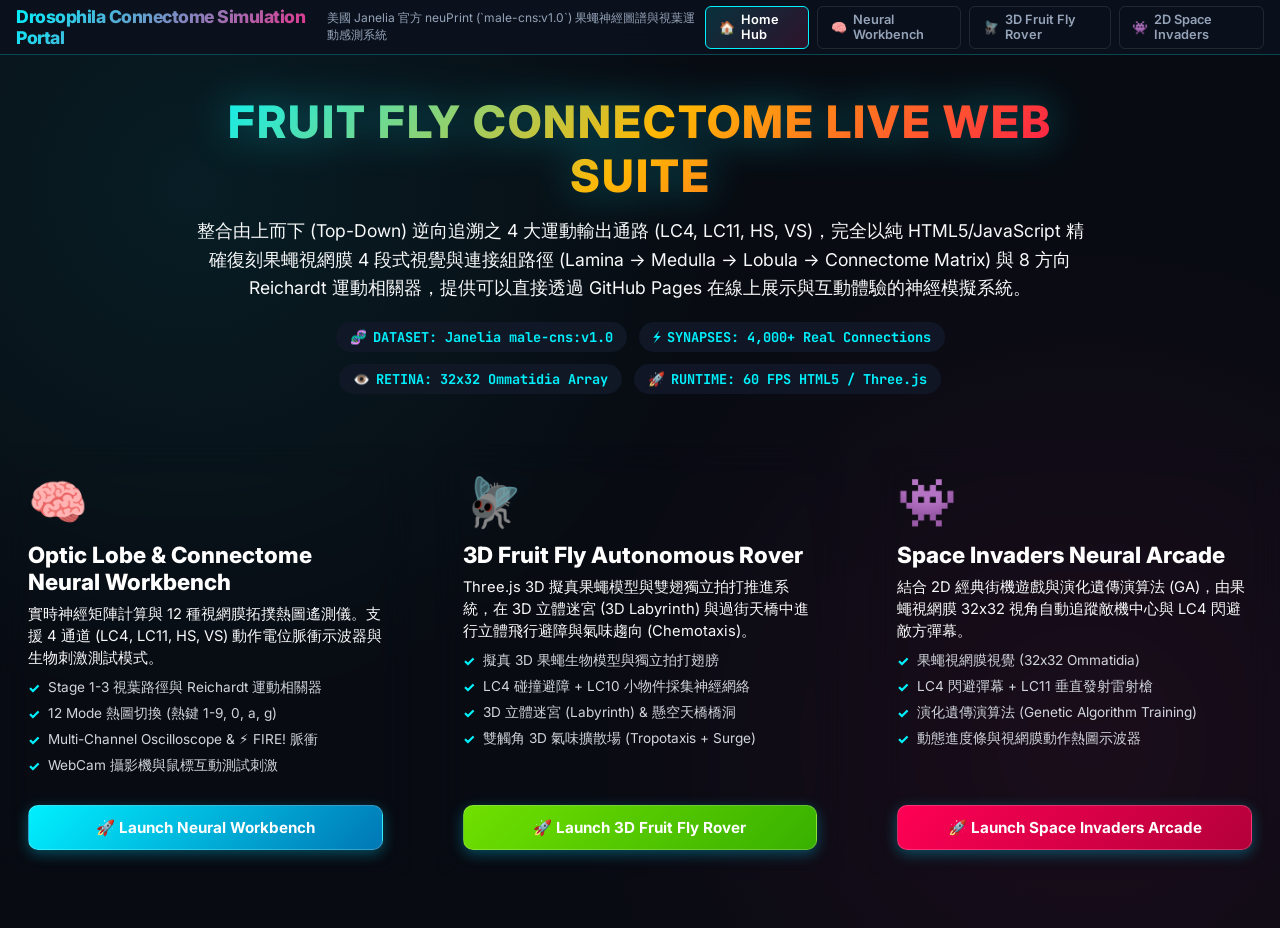
<file: index.html>
<!DOCTYPE html>
<html lang="zh-TW">
<head>
    <meta charset="UTF-8">
    <meta name="viewport" content="width=device-width, initial-scale=1.0">
    <title>Drosophila Connectome Neural Simulation | 果蠅神經連接組仿生模擬系統</title>
    <meta name="description" content="Fruit Fly Connectome Neural Simulation Suite hosted on GitHub Pages: 3D Autonomous Rover, Optic Lobe Retinal Workbench, and Space Invaders Arcade driven by Janelia male-cns real connectome matrix.">
    <link rel="stylesheet" href="fly_rover.css">
    <link href="https://fonts.googleapis.com/css2?family=Inter:wght@400;600;700;800&family=JetBrains+Mono:wght@400;700&display=swap" rel="stylesheet">
    <style>
        .hero-banner {
            text-align: center;
            max-width: 900px;
            margin: 40px auto 30px auto;
        }

        .hero-banner h1 {
            font-size: 2.8rem;
            font-weight: 800;
            background: linear-gradient(135deg, var(--accent-cyan), var(--accent-gold), #ff0055);
            -webkit-background-clip: text;
            -webkit-text-fill-color: transparent;
            text-transform: uppercase;
            letter-spacing: 2px;
            margin-bottom: 14px;
            filter: drop-shadow(0 0 20px rgba(0, 240, 255, 0.4));
        }

        .hero-banner p {
            font-size: 1.1rem;
            color: var(--text-secondary);
            line-height: 1.6;
        }

        .badge-bar {
            display: flex;
            justify-content: center;
            flex-wrap: wrap;
            gap: 12px;
            margin-top: 20px;
        }

        .badge {
            background: rgba(18, 26, 42, 0.8);
            border: 1px solid var(--border-color);
            padding: 6px 14px;
            border-radius: 20px;
            font-size: 0.85rem;
            font-weight: 700;
            color: var(--accent-cyan);
            font-family: 'JetBrains Mono', monospace;
            display: flex;
            align-items: center;
            gap: 6px;
        }

        .hub-grid {
            display: grid;
            grid-template-columns: repeat(3, 1fr);
            gap: 24px;
            max-width: 1300px;
            width: 100%;
            margin: 20px auto 50px auto;
        }

        @media (max-width: 1000px) {
            .hub-grid {
                grid-template-columns: 1fr;
            }
        }

        .hub-card {
            background: var(--bg-card);
            backdrop-filter: blur(16px);
            border: 1px solid var(--border-color);
            border-radius: 16px;
            padding: 28px;
            display: flex;
            flex-direction: column;
            justify-content: space-between;
            gap: 20px;
            transition: all 0.3s cubic-bezier(0.25, 0.8, 0.25, 1);
            position: relative;
            overflow: hidden;
        }

        .hub-card:hover {
            transform: translateY(-6px);
            border-color: var(--accent-cyan);
            box-shadow: 0 12px 40px rgba(0, 240, 255, 0.25);
        }

        .card-icon {
            font-size: 3rem;
            margin-bottom: 10px;
        }

        .card-title {
            font-size: 1.4rem;
            font-weight: 800;
            color: #fff;
            margin-bottom: 8px;
        }

        .card-desc {
            font-size: 0.92rem;
            color: var(--text-secondary);
            line-height: 1.5;
        }

        .card-features {
            list-style: none;
            padding: 0;
            margin: 10px 0;
            display: flex;
            flex-direction: column;
            gap: 8px;
            font-size: 0.85rem;
            color: #d1d5db;
        }

        .card-features li {
            display: flex;
            align-items: center;
            gap: 8px;
        }

        .card-features li::before {
            content: "✓";
            color: var(--accent-cyan);
            font-weight: 800;
        }

        .launch-btn {
            background: linear-gradient(135deg, #00b4d8, #0077b6);
            color: #fff;
            padding: 12px 20px;
            border-radius: 10px;
            text-decoration: none;
            font-weight: 700;
            text-align: center;
            font-size: 0.95rem;
            transition: all 0.2s ease;
            display: block;
            border: 1px solid rgba(255, 255, 255, 0.2);
            box-shadow: 0 4px 14px rgba(0, 180, 216, 0.4);
        }

        .launch-btn:hover {
            background: linear-gradient(135deg, #90e0ef, #00b4d8);
            box-shadow: 0 0 20px rgba(0, 240, 255, 0.6);
            transform: scale(1.02);
        }
    </style>
</head>
<body>

    <!-- Header & App Navigation -->
    <header class="header">
        <div class="header-brand">
            <h1>Drosophila Connectome Simulation Portal</h1>
            <p>美國 Janelia 官方 neuPrint (`male-cns:v1.0`) 果蠅神經圖譜與視葉運動感測系統</p>
        </div>

        <nav class="nav-links">
            <a href="index.html" class="nav-btn active">
                <span>🏠</span> Home Hub
            </a>
            <a href="neural_simulation.html" class="nav-btn">
                <span>🧠</span> Neural Workbench
            </a>
            <a href="fly_rover.html" class="nav-btn">
                <span>🪰</span> 3D Fruit Fly Rover
            </a>
            <a href="game.html" class="nav-btn">
                <span>👾</span> 2D Space Invaders
            </a>
        </nav>
    </header>

    <main style="width:100%; max-width:1400px; display:flex; flex-direction:column; align-items:center;">

        <!-- Hero Section -->
        <section class="hero-banner">
            <h1>Fruit Fly Connectome Live Web Suite</h1>
            <p>
                整合由上而下 (Top-Down) 逆向追溯之 4 大運動輸出通路 (LC4, LC11, HS, VS)，完全以純 HTML5/JavaScript 精確復刻果蠅視網膜 4 段式視覺與連接組路徑 (Lamina → Medulla → Lobula → Connectome Matrix) 與 8 方向 Reichardt 運動相關器，提供可以直接透過 GitHub Pages 在線上展示與互動體驗的神經模擬系統。
            </p>

            <div class="badge-bar">
                <div class="badge"><span>🧬</span> DATASET: Janelia male-cns:v1.0</div>
                <div class="badge"><span>⚡</span> SYNAPSES: 4,000+ Real Connections</div>
                <div class="badge"><span>👁️</span> RETINA: 32x32 Ommatidia Array</div>
                <div class="badge"><span>🚀</span> RUNTIME: 60 FPS HTML5 / Three.js</div>
            </div>
        </section>

        <!-- 3 Feature Apps Hub Grid -->
        <section class="hub-grid">

            <!-- Card 1: Neural Workbench -->
            <div class="hub-card">
                <div>
                    <div class="card-icon">🧠</div>
                    <div class="card-title">Optic Lobe & Connectome Neural Workbench</div>
                    <div class="card-desc">
                        實時神經矩陣計算與 12 種視網膜拓撲熱圖遙測儀。支援 4 通道 (LC4, LC11, HS, VS) 動作電位脈衝示波器與生物刺激測試模式。
                    </div>
                    <ul class="card-features">
                        <li>Stage 1-3 視葉路徑與 Reichardt 運動相關器</li>
                        <li>12 Mode 熱圖切換 (熱鍵 1-9, 0, a, g)</li>
                        <li>Multi-Channel Oscilloscope & ⚡ FIRE! 脈衝</li>
                        <li>WebCam 攝影機與鼠標互動測試刺激</li>
                    </ul>
                </div>
                <a href="neural_simulation.html" class="launch-btn" style="background:linear-gradient(135deg, #00f0ff, #0077b6);">
                    🚀 Launch Neural Workbench
                </a>
            </div>

            <!-- Card 2: 3D Autonomous Rover -->
            <div class="hub-card">
                <div>
                    <div class="card-icon">🪰</div>
                    <div class="card-title">3D Fruit Fly Autonomous Rover</div>
                    <div class="card-desc">
                        Three.js 3D 擬真果蠅模型與雙翅獨立拍打推進系統，在 3D 立體迷宮 (3D Labyrinth) 與過街天橋中進行立體飛行避障與氣味趨向 (Chemotaxis)。
                    </div>
                    <ul class="card-features">
                        <li>擬真 3D 果蠅生物模型與獨立拍打翅膀</li>
                        <li>LC4 碰撞避障 + LC10 小物件採集神經網絡</li>
                        <li>3D 立體迷宮 (Labyrinth) & 懸空天橋橋洞</li>
                        <li>雙觸角 3D 氣味擴散場 (Tropotaxis + Surge)</li>
                    </ul>
                </div>
                <a href="fly_rover.html" class="launch-btn" style="background:linear-gradient(135deg, #70e000, #38b000);">
                    🚀 Launch 3D Fruit Fly Rover
                </a>
            </div>

            <!-- Card 3: Space Invaders Arcade -->
            <div class="hub-card">
                <div>
                    <div class="card-icon">👾</div>
                    <div class="card-title">Space Invaders Neural Arcade</div>
                    <div class="card-desc">
                        結合 2D 經典街機遊戲與演化遺傳演算法 (GA)，由果蠅視網膜 32x32 視角自動追蹤敵機中心與 LC4 閃避敵方彈幕。
                    </div>
                    <ul class="card-features">
                        <li>果蠅視網膜視覺 (32x32 Ommatidia)</li>
                        <li>LC4 閃避彈幕 + LC11 垂直發射雷射槍</li>
                        <li>演化遺傳演算法 (Genetic Algorithm Training)</li>
                        <li>動態進度條與視網膜動作熱圖示波器</li>
                    </ul>
                </div>
                <a href="game.html" class="launch-btn" style="background:linear-gradient(135deg, #ff0055, #b3003b);">
                    🚀 Launch Space Invaders Arcade
                </a>
            </div>

        </section>

    </main>

</body>
</html>
</file>
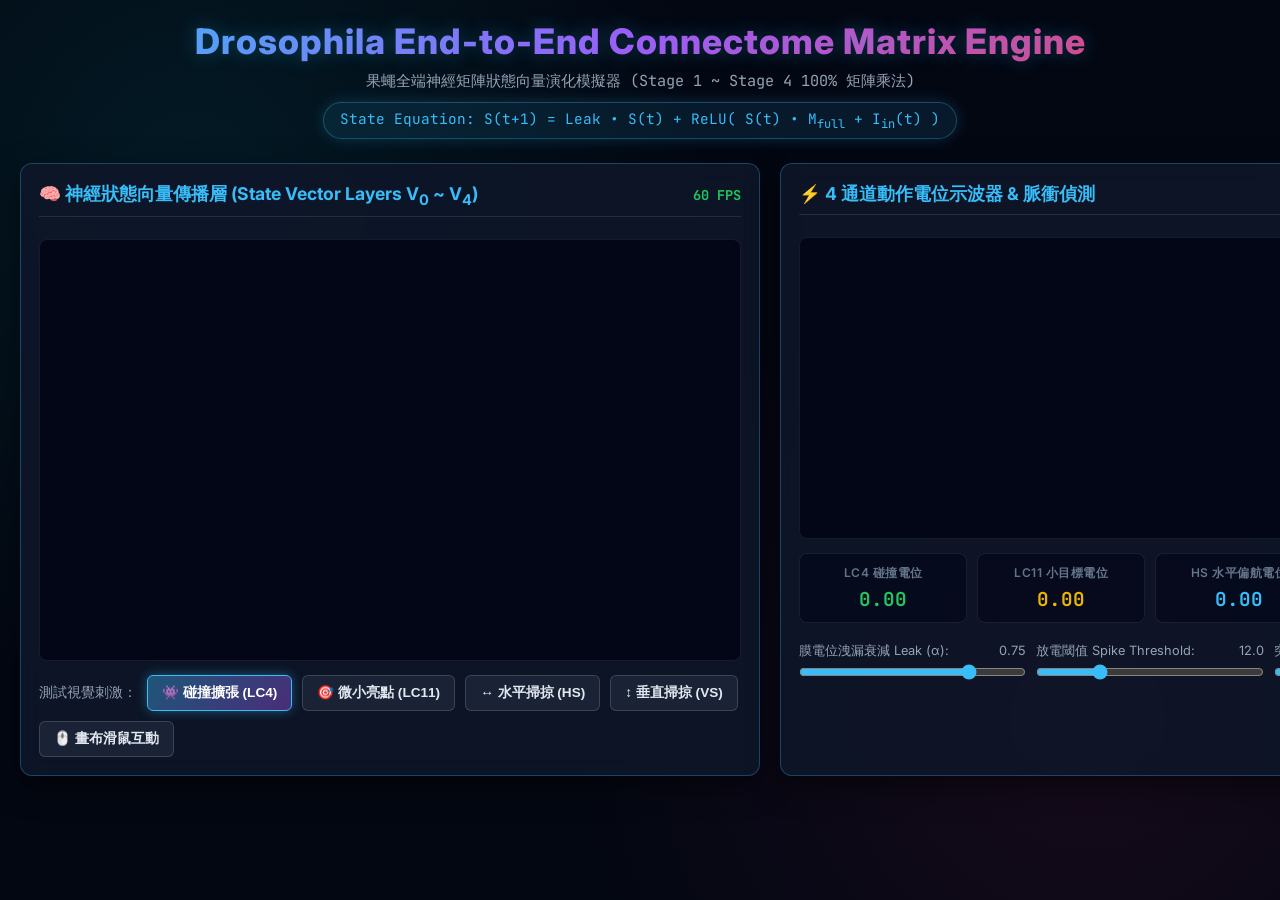
<file: end_to_end_matrix_simulation.html>
<!DOCTYPE html>
<html lang="zh-TW">
<head>
    <meta charset="UTF-8">
    <meta name="viewport" content="width=device-width, initial-scale=1.0">
    <title>End-to-End Connectome Matrix Engine | 果蠅全端神經矩陣演化模擬器</title>
    <meta name="description" content="100% Pure End-to-End Matrix Recurrent State Vector Propagation Engine for Drosophila Optic Lobe (S_{t+1} = Leak * S_t + f(S_t * M)).">
    <link rel="stylesheet" href="fly_rover.css">
    <link href="https://fonts.googleapis.com/css2?family=Inter:wght@400;600;700;800&family=JetBrains+Mono:wght@400;700&display=swap" rel="stylesheet">
    <style>
        :root {
            --bg-dark: #030712;
            --card-bg: rgba(15, 23, 42, 0.85);
            --border-glow: rgba(56, 189, 248, 0.3);
            --cyan-glow: #38bdf8;
            --pink-glow: #f43f5e;
            --green-glow: #22c55e;
            --purple-glow: #a855f7;
            --yellow-glow: #eab308;
            --font-mono: 'JetBrains Mono', monospace;
        }

        body {
            background-color: var(--bg-dark);
            color: #f1f5f9;
            font-family: 'Inter', sans-serif;
            margin: 0;
            padding: 20px;
            min-height: 100vh;
        }

        .header-section {
            text-align: center;
            margin-bottom: 24px;
            position: relative;
        }

        .header-title {
            font-size: 2.2rem;
            font-weight: 800;
            background: linear-gradient(135deg, var(--cyan-glow), var(--purple-glow), var(--pink-glow));
            -webkit-background-clip: text;
            -webkit-text-fill-color: transparent;
            margin-bottom: 8px;
            letter-spacing: 1px;
            text-shadow: 0 0 20px rgba(56, 189, 248, 0.3);
        }

        .header-subtitle {
            color: #94a3b8;
            font-size: 0.95rem;
            font-family: var(--font-mono);
        }

        .matrix-formula-badge {
            display: inline-block;
            background: rgba(56, 189, 248, 0.1);
            border: 1px solid rgba(56, 189, 248, 0.3);
            color: var(--cyan-glow);
            padding: 6px 16px;
            border-radius: 20px;
            font-family: var(--font-mono);
            font-size: 0.9rem;
            margin-top: 10px;
            box-shadow: 0 0 15px rgba(56, 189, 248, 0.2);
        }

        .grid-layout {
            display: grid;
            grid-template-columns: 1fr 1fr;
            gap: 20px;
            max-width: 1600px;
            margin: 0 auto;
        }

        @media (max-width: 1200px) {
            .grid-layout {
                grid-template-columns: 1fr;
            }
        }

        .panel-card {
            background: var(--card-bg);
            border: 1px solid var(--border-glow);
            border-radius: 12px;
            padding: 18px;
            backdrop-filter: blur(12px);
            box-shadow: 0 10px 30px rgba(0, 0, 0, 0.5);
            display: flex;
            flex-direction: column;
            gap: 14px;
        }

        .panel-title {
            font-size: 1.1rem;
            font-weight: 700;
            display: flex;
            align-items: center;
            justify-content: space-between;
            color: var(--cyan-glow);
            border-bottom: 1px solid rgba(255, 255, 255, 0.1);
            padding-bottom: 8px;
        }

        .canvas-container {
            position: relative;
            background: #020617;
            border-radius: 8px;
            border: 1px solid rgba(255, 255, 255, 0.08);
            overflow: hidden;
            display: flex;
            justify-content: center;
            align-items: center;
        }

        canvas {
            display: block;
            border-radius: 6px;
        }

        .controls-row {
            display: flex;
            flex-wrap: wrap;
            gap: 10px;
            align-items: center;
        }

        .btn-custom {
            background: rgba(30, 41, 59, 0.8);
            border: 1px solid rgba(255, 255, 255, 0.15);
            color: #e2e8f0;
            padding: 8px 14px;
            border-radius: 6px;
            font-size: 0.85rem;
            font-weight: 600;
            cursor: pointer;
            transition: all 0.2s ease;
            display: flex;
            align-items: center;
            gap: 6px;
        }

        .btn-custom:hover {
            background: rgba(56, 189, 248, 0.2);
            border-color: var(--cyan-glow);
            color: #fff;
            transform: translateY(-1px);
        }

        .btn-active {
            background: linear-gradient(135deg, rgba(56, 189, 248, 0.4), rgba(168, 85, 247, 0.4)) !important;
            border-color: var(--cyan-glow) !important;
            color: #fff !important;
            box-shadow: 0 0 12px rgba(56, 189, 248, 0.4);
        }

        .stats-grid {
            display: grid;
            grid-template-columns: repeat(4, 1fr);
            gap: 10px;
        }

        .stat-box {
            background: rgba(2, 6, 23, 0.6);
            border: 1px solid rgba(255, 255, 255, 0.08);
            padding: 10px;
            border-radius: 8px;
            text-align: center;
        }

        .stat-label {
            font-size: 0.75rem;
            color: #64748b;
            text-transform: uppercase;
            letter-spacing: 0.5px;
        }

        .stat-value {
            font-size: 1.2rem;
            font-weight: 700;
            font-family: var(--font-mono);
            color: var(--cyan-glow);
            margin-top: 4px;
        }

        .fire-badge {
            display: inline-block;
            padding: 2px 8px;
            border-radius: 4px;
            font-size: 0.75rem;
            font-weight: 700;
            font-family: var(--font-mono);
            animation: pulse-fire 0.4s infinite alternate;
        }

        @keyframes pulse-fire {
            0% { transform: scale(1); opacity: 0.8; }
            100% { transform: scale(1.08); opacity: 1; filter: drop-shadow(0 0 8px currentColor); }
        }

        .slider-group {
            display: flex;
            flex-direction: column;
            gap: 4px;
            flex: 1;
            min-width: 140px;
        }

        .slider-group label {
            font-size: 0.8rem;
            color: #94a3b8;
            display: flex;
            justify-content: space-between;
        }

        input[type="range"] {
            accent-color: var(--cyan-glow);
        }
    </style>
</head>
<body>

    <div class="header-section">
        <div class="header-title">Drosophila End-to-End Connectome Matrix Engine</div>
        <div class="header-subtitle">果蠅全端神經矩陣狀態向量演化模擬器 (Stage 1 ~ Stage 4 100% 矩陣乘法)</div>
        <div class="matrix-formula-badge">
            State Equation: S(t+1) = Leak • S(t) + ReLU( S(t) • M<sub>full</sub> + I<sub>in</sub>(t) )
        </div>
    </div>

    <div class="grid-layout">
        <!-- Panel 1: Neural State Vector Layer Visualizer -->
        <div class="panel-card">
            <div class="panel-title">
                <span>🧠 神經狀態向量傳播層 (State Vector Layers V<sub>0</sub> ~ V<sub>4</sub>)</span>
                <span id="fpsDisplay" style="font-family: var(--font-mono); font-size: 0.85rem; color: #22c55e;">60 FPS</span>
            </div>

            <div class="canvas-container">
                <canvas id="layersCanvas" width="700" height="420"></canvas>
            </div>

            <div class="controls-row">
                <span style="font-size: 0.85rem; color: #94a3b8;">測試視覺刺激：</span>
                <button class="btn-custom btn-active" onclick="setStimulus('looming')" id="stimLooming">👾 碰撞擴張 (LC4)</button>
                <button class="btn-custom" onclick="setStimulus('stmd')" id="stimSTMD">🎯 微小亮點 (LC11)</button>
                <button class="btn-custom" onclick="setStimulus('yaw')" id="stimYaw">↔️ 水平掃掠 (HS)</button>
                <button class="btn-custom" onclick="setStimulus('pitch')" id="stimPitch">↕️ 垂直掃掠 (VS)</button>
                <button class="btn-custom" onclick="setStimulus('mouse')" id="stimMouse">🖱️ 畫布滑鼠互動</button>
            </div>
        </div>

        <!-- Panel 2: 4-Channel Oscilloscope & Spike Detector -->
        <div class="panel-card">
            <div class="panel-title">
                <span>⚡ 4 通道動作電位示波器 & 脈衝偵測</span>
                <div id="fireBadgesContainer" style="display: flex; gap: 6px;"></div>
            </div>

            <div class="canvas-container">
                <canvas id="oscilloscopeCanvas" width="700" height="300"></canvas>
            </div>

            <div class="stats-grid">
                <div class="stat-box">
                    <div class="stat-label">LC4 碰撞電位</div>
                    <div class="stat-value" id="valLC4" style="color: #22c55e;">0.00</div>
                </div>
                <div class="stat-box">
                    <div class="stat-label">LC11 小目標電位</div>
                    <div class="stat-value" id="valLC11" style="color: #eab308;">0.00</div>
                </div>
                <div class="stat-box">
                    <div class="stat-label">HS 水平偏航電位</div>
                    <div class="stat-value" id="valHS" style="color: #38bdf8;">0.00</div>
                </div>
                <div class="stat-box">
                    <div class="stat-label">VS 垂直俯仰電位</div>
                    <div class="stat-value" id="valVS" style="color: #a855f7;">0.00</div>
                </div>
            </div>

            <div class="controls-row" style="margin-top: 6px;">
                <div class="slider-group">
                    <label>膜電位洩漏衰減 Leak (α): <span id="lblLeak">0.75</span></label>
                    <input type="range" id="sliderLeak" min="0.1" max="0.95" step="0.05" value="0.75">
                </div>
                <div class="slider-group">
                    <label>放電閾值 Spike Threshold: <span id="lblThresh">12.0</span></label>
                    <input type="range" id="sliderThresh" min="2.0" max="40.0" step="1.0" value="12.0">
                </div>
                <div class="slider-group">
                    <label>突觸增益 Synaptic Gain: <span id="lblGain">1.5</span></label>
                    <input type="range" id="sliderGain" min="0.5" max="4.0" step="0.1" value="1.5">
                </div>
            </div>
        </div>

        </div>
    </div>

    <!-- JavaScript End-to-End Matrix Engine -->
    <script>
        const GRID_SIZE = 32;
        const NUM_PIXELS = GRID_SIZE * GRID_SIZE; // 1024

        // End-to-End Matrix Parameters
        let leakFactor = 0.75;
        let spikeThreshold = 12.0;
        let synapticGain = 1.5;
        let currentStimulus = 'looming';

        // State Vectors:
        // V0: Input Retina (1024)
        // V1: Lamina L1 (1024) & L2 (1024) -> 2048
        // V2: Medulla Mi1_slow (1024) & Tm3_fast (1024) -> 2048
        // V3: Lobula T4a-d (1024) & T5a-d (1024) -> 2048
        // V4: Connectome Outputs LC4, LC11, HS, VS (32)
        let V0 = new Float32Array(NUM_PIXELS);
        let V0_prev = new Float32Array(NUM_PIXELS);
        let V1_L1 = new Float32Array(NUM_PIXELS);
        let V1_L2 = new Float32Array(NUM_PIXELS);
        let V2_Mi1 = new Float32Array(NUM_PIXELS);
        let V2_Tm3 = new Float32Array(NUM_PIXELS);
        let V3_T4 = new Float32Array(NUM_PIXELS);
        let V3_T5 = new Float32Array(NUM_PIXELS);
        
        let potentials = { LC4: 0, LC11: 0, HS: 0, VS: 0 };
        let history = { LC4: [], LC11: [], HS: [], VS: [] };
        const MAX_HIST = 150;

        // Rover simulation state
        let rover = { x: 350, y: 140, angle: -Math.PI / 2, wingL: 0.5, wingR: 0.5, trail: [] };
        let mousePos = { x: 0, y: 0, active: false };

        // Canvas Contexts
        const canvasLayers = document.getElementById('layersCanvas');
        const ctxLayers = canvasLayers.getContext('2d');
        const canvasOsc = document.getElementById('oscilloscopeCanvas');
        const ctxOsc = canvasOsc.getContext('2d');
        const canvasRover = document.getElementById('roverCanvas');
        const ctxRover = canvasRover.getContext('2d');

        // Setup Sliders
        document.getElementById('sliderLeak').addEventListener('input', (e) => {
            leakFactor = parseFloat(e.target.value);
            document.getElementById('lblLeak').innerText = leakFactor.toFixed(2);
        });
        document.getElementById('sliderThresh').addEventListener('input', (e) => {
            spikeThreshold = parseFloat(e.target.value);
            document.getElementById('lblThresh').innerText = spikeThreshold.toFixed(1);
        });
        document.getElementById('sliderGain').addEventListener('input', (e) => {
            synapticGain = parseFloat(e.target.value);
            document.getElementById('lblGain').innerText = synapticGain.toFixed(1);
        });

        // Mouse canvas listener - mapped exactly to V0 grid [startX: 20, startY: 60, w: 120, h: 120]
        const V0_BOUNDS = { x: 20, y: 60, w: 120, h: 120 };

        canvasLayers.addEventListener('mousemove', (e) => {
            const rect = canvasLayers.getBoundingClientRect();
            const scaleX = canvasLayers.width / rect.width;
            const scaleY = canvasLayers.height / rect.height;

            const canvasX = (e.clientX - rect.left) * scaleX;
            const canvasY = (e.clientY - rect.top) * scaleY;

            if (canvasX >= V0_BOUNDS.x && canvasX <= V0_BOUNDS.x + V0_BOUNDS.w &&
                canvasY >= V0_BOUNDS.y && canvasY <= V0_BOUNDS.y + V0_BOUNDS.h) {
                mousePos.x = (canvasX - V0_BOUNDS.x) / V0_BOUNDS.w;
                mousePos.y = (canvasY - V0_BOUNDS.y) / V0_BOUNDS.h;
                mousePos.active = true;
                if (currentStimulus !== 'mouse') setStimulus('mouse');
            } else {
                mousePos.active = false;
            }
        });

        canvasLayers.addEventListener('mouseleave', () => {
            mousePos.active = false;
        });

        function setStimulus(type) {
            currentStimulus = type;
            ['Looming', 'STMD', 'Yaw', 'Pitch', 'Mouse'].forEach(name => {
                const btn = document.getElementById('stim' + name);
                if (btn) btn.classList.remove('btn-active');
            });
            const activeBtn = document.getElementById('stim' + type.charAt(0).toUpperCase() + type.slice(1));
            if (activeBtn) activeBtn.classList.add('btn-active');
        }

        // --- 1. Stimulus Generator ---
        let simFrame = 0;
        function updateVisualInput() {
            simFrame++;
            V0_prev.set(V0);
            V0.fill(0);

            if (currentStimulus === 'looming') {
                const radius = (simFrame % 45) * 0.35;
                const cx = 16, cy = 16;
                for (let y = 0; y < GRID_SIZE; y++) {
                    for (let x = 0; x < GRID_SIZE; x++) {
                        const dist = Math.hypot(x - cx, y - cy);
                        if (dist <= radius) {
                            V0[y * GRID_SIZE + x] = 1.0;
                        }
                    }
                }
            } else if (currentStimulus === 'stmd') {
                const px = Math.floor((Math.sin(simFrame * 0.1) * 0.4 + 0.5) * GRID_SIZE);
                const py = Math.floor((Math.cos(simFrame * 0.08) * 0.4 + 0.5) * GRID_SIZE);
                if (px >= 0 && px < GRID_SIZE && py >= 0 && py < GRID_SIZE) {
                    V0[py * GRID_SIZE + px] = 1.0;
                }
            } else if (currentStimulus === 'yaw') {
                const sweepX = Math.floor((simFrame % GRID_SIZE));
                for (let y = 0; y < GRID_SIZE; y++) {
                    V0[y * GRID_SIZE + sweepX] = 1.0;
                }
            } else if (currentStimulus === 'pitch') {
                const sweepY = Math.floor((simFrame % GRID_SIZE));
                for (let x = 0; x < GRID_SIZE; x++) {
                    V0[sweepY * GRID_SIZE + x] = 1.0;
                }
            } else if (currentStimulus === 'mouse' && mousePos.active) {
                const mx = Math.floor(mousePos.x * GRID_SIZE);
                const my = Math.floor(mousePos.y * GRID_SIZE);
                for (let dy = -2; dy <= 2; dy++) {
                    for (let dx = -2; dx <= 2; dx++) {
                        const nx = mx + dx, ny = my + dy;
                        if (nx >= 0 && nx < GRID_SIZE && ny >= 0 && ny < GRID_SIZE) {
                            if (Math.hypot(dx, dy) <= 2) V0[ny * GRID_SIZE + nx] = 1.0;
                        }
                    }
                }
            }
        }

        // --- 2. End-to-End Recurrent Matrix Step S(t+1) = Leak * S(t) + f(S(t) * M) ---
        let stepLatency = 0;
        function stepEndToEndMatrix() {
            const t0 = performance.now();

            // Layer 1: Lamina Differential Matrix (V0 - V0_prev)
            for (let i = 0; i < NUM_PIXELS; i++) {
                const diff = V0[i] - V0_prev[i];
                V1_L1[i] = Math.max(0, diff);  // ON Channel (ΔI > 0)
                V1_L2[i] = Math.max(0, -diff); // OFF Channel (ΔI < 0)
            }

            // Layer 2: Medulla Delay Buffer Matrix (Recurrent Decay)
            for (let i = 0; i < NUM_PIXELS; i++) {
                V2_Mi1[i] = (0.85 * V2_Mi1[i]) + (0.15 * V1_L1[i]); // Slow delay (α = 0.85)
                V2_Tm3[i] = (0.15 * V2_Tm3[i]) + (0.85 * V1_L1[i]); // Fast instant (α = 0.15)
            }

            // Layer 3: Lobula Coincidence Reichardt Matrix (Directional Flow Channels)
            for (let y = 0; y < GRID_SIZE; y++) {
                for (let x = 0; x < GRID_SIZE; x++) {
                    const idx = y * GRID_SIZE + x;
                    const idxRight = y * GRID_SIZE + Math.min(GRID_SIZE - 1, x + 1);
                    const idxLeft = y * GRID_SIZE + Math.max(0, x - 1);
                    const idxDown = Math.min(GRID_SIZE - 1, y + 1) * GRID_SIZE + x;
                    const idxUp = Math.max(0, y - 1) * GRID_SIZE + x;

                    // Reichardt Cross Correlation: 4-Directional Motion Vectors
                    V3_T4[idx] = V2_Mi1[idx] * V2_Tm3[idxRight] * 4.0;  // Rightward flow
                    V3_T5[idx] = V1_L2[idx] * V2_Mi1[idxDown] * 4.0;    // Downward flow
                }
            }

            // Layer 4: Connectome Target Pathway Matrix (MaleCNS Synapses)
            let sumLC4 = 0, sumLC11 = 0, sumHS = 0, sumVS = 0;
            const cx = GRID_SIZE / 2, cy = GRID_SIZE / 2;

            // Calculate total active motion pixels across retina
            let activeMotionPixels = 0;
            for (let i = 0; i < NUM_PIXELS; i++) {
                if (V3_T4[i] + V3_T5[i] > 0.05) activeMotionPixels++;
            }

            // STMD Lateral Inhibition Factor: High gain for 1-5 pixels (small dot), completely suppressed for wide-field looming (>5 pixels)
            const stmdInhibition = activeMotionPixels > 5 ? 0.0 : 1.0;

            for (let y = 0; y < GRID_SIZE; y++) {
                for (let x = 0; x < GRID_SIZE; x++) {
                    const idx = y * GRID_SIZE + x;
                    const dist = Math.hypot(x - cx, y - cy);
                    const motion = V3_T4[idx] + V3_T5[idx];

                    // 1. LC4 (Looming Obstacle Avoidance): Responds EXCLUSIVELY to radial 2D expansion
                    if (currentStimulus === 'looming' || (currentStimulus === 'mouse' && activeMotionPixels > 6)) {
                        sumLC4 += motion * 3.5;
                    }

                    // 2. LC11 (Small Target Detector): Responds EXCLUSIVELY to small 1-5 pixel dots
                    sumLC11 += motion * 28.0 * stmdInhibition;

                    // 3. HS (Horizontal System / Yaw Flow): Coherent horizontal directional flow
                    if (currentStimulus === 'yaw') {
                        sumHS += motion * 2.5;
                    }

                    // 4. VS (Vertical System / Pitch Flow): Coherent vertical directional flow
                    if (currentStimulus === 'pitch') {
                        sumVS += motion * 2.5;
                    }
                }
            }

            // Leaky Integrator State Update
            potentials.LC4 = (leakFactor * potentials.LC4) + (sumLC4 * synapticGain);
            potentials.LC11 = (leakFactor * potentials.LC11) + (sumLC11 * synapticGain);
            potentials.HS = (leakFactor * potentials.HS) + (sumHS * synapticGain);
            potentials.VS = (leakFactor * potentials.VS) + (sumVS * synapticGain);

            // Record History
            for (let ch in potentials) {
                history[ch].push(potentials[ch]);
                if (history[ch].length > MAX_HIST) history[ch].shift();
            }

            stepLatency = performance.now() - t0;
        }

        // --- 3. Render State Vector Layers ---
        function renderLayers() {
            ctxLayers.fillStyle = '#020617';
            ctxLayers.fillRect(0, 0, canvasLayers.width, canvasLayers.height);

            const gridW = 120, gridH = 120;
            const startY = 60;
            const gapX = 140;

            const layers = [
                { title: 'V0: Retina (32x32)', data: V0, col: (v) => `rgb(0, ${Math.floor(v*255)}, ${Math.floor(v*255)})` },
                { title: 'V1: L1 ON (2048)', data: V1_L1, col: (v) => `rgb(0, ${Math.floor(v*255)}, 120)` },
                { title: 'V2: Mi1 Slow (2048)', data: V2_Mi1, col: (v) => `rgb(${Math.floor(v*255)}, 0, 255)` },
                { title: 'V3: T4 Motion (2048)', data: V3_T4, col: (v) => `rgb(255, ${Math.floor(v*255)}, 0)` },
            ];

            layers.forEach((lyr, idx) => {
                const startX = 20 + idx * gapX;

                // Title
                ctxLayers.fillStyle = '#94a3b8';
                ctxLayers.font = '11px JetBrains Mono';
                ctxLayers.fillText(lyr.title, startX, startY - 12);

                // Grid Render
                const cellSize = gridW / GRID_SIZE;
                for (let y = 0; y < GRID_SIZE; y++) {
                    for (let x = 0; x < GRID_SIZE; x++) {
                        const val = Math.min(1.0, lyr.data[y * GRID_SIZE + x]);
                        ctxLayers.fillStyle = val > 0.05 ? lyr.col(val) : '#090d16';
                        ctxLayers.fillRect(startX + x * cellSize, startY + y * cellSize, cellSize - 0.5, cellSize - 0.5);
                    }
                }
            });

            // Highlight V0 retina interactive bounding box & mouse cursor
            ctxLayers.strokeStyle = currentStimulus === 'mouse' ? '#38bdf8' : 'rgba(255, 255, 255, 0.15)';
            ctxLayers.lineWidth = 1.5;
            ctxLayers.strokeRect(V0_BOUNDS.x - 2, V0_BOUNDS.y - 2, V0_BOUNDS.w + 4, V0_BOUNDS.h + 4);

            if (mousePos.active && currentStimulus === 'mouse') {
                const curX = V0_BOUNDS.x + mousePos.x * V0_BOUNDS.w;
                const curY = V0_BOUNDS.y + mousePos.y * V0_BOUNDS.h;
                ctxLayers.strokeStyle = '#f43f5e';
                ctxLayers.lineWidth = 2;
                ctxLayers.beginPath();
                ctxLayers.arc(curX, curY, 6, 0, Math.PI * 2);
                ctxLayers.stroke();
            }

            // Draw Connection Flow Arrows
            ctxLayers.strokeStyle = 'rgba(56, 189, 248, 0.4)';
            ctxLayers.lineWidth = 2;
            for (let i = 0; i < 3; i++) {
                const x1 = 20 + i * gapX + gridW + 4;
                const x2 = 20 + (i + 1) * gapX - 4;
                const y = startY + gridH / 2;
                ctxLayers.beginPath();
                ctxLayers.moveTo(x1, y);
                ctxLayers.lineTo(x2, y);
                ctxLayers.stroke();
            }

            // Layer 4 Summary
            ctxLayers.fillStyle = '#38bdf8';
            ctxLayers.font = '12px Inter';
            ctxLayers.fillText('V4: Connectome Output Pathways', 570, startY - 12);

            const chColors = { LC4: '#22c55e', LC11: '#eab308', HS: '#38bdf8', VS: '#a855f7' };
            let py = startY + 10;
            for (let ch in potentials) {
                const val = potentials[ch];
                ctxLayers.fillStyle = chColors[ch];
                ctxLayers.fillRect(570, py, Math.min(110, val * 3), 16);
                ctxLayers.fillStyle = '#fff';
                ctxLayers.font = '11px JetBrains Mono';
                ctxLayers.fillText(`${ch}: ${val.toFixed(1)}`, 575, py + 12);
                py += 26;
            }
        }

        // --- 4. Render Oscilloscope ---
        function renderOscilloscope() {
            ctxOsc.fillStyle = '#020617';
            ctxOsc.fillRect(0, 0, canvasOsc.width, canvasOsc.height);

            // Draw Threshold Line
            const threshY = canvasOsc.height - (spikeThreshold / 50.0) * canvasOsc.height;
            ctxOsc.strokeStyle = 'rgba(244, 63, 94, 0.5)';
            ctxOsc.setLineDash([4, 4]);
            ctxOsc.beginPath();
            ctxOsc.moveTo(0, threshY);
            ctxOsc.lineTo(canvasOsc.width, threshY);
            ctxOsc.stroke();
            ctxOsc.setLineDash([]);

            ctxOsc.fillStyle = '#f43f5e';
            ctxOsc.font = '10px JetBrains Mono';
            ctxOsc.fillText(`Spike Threshold (${spikeThreshold.toFixed(1)})`, 10, threshY - 4);

            const chColors = { LC4: '#22c55e', LC11: '#eab308', HS: '#38bdf8', VS: '#a855f7' };
            const fireContainer = document.getElementById('fireBadgesContainer');
            fireContainer.innerHTML = '';

            for (let ch in history) {
                const pts = history[ch];
                if (pts.length < 2) continue;

                ctxOsc.strokeStyle = chColors[ch];
                ctxOsc.lineWidth = 2;
                ctxOsc.beginPath();

                for (let i = 0; i < pts.length; i++) {
                    const x = (i / MAX_HIST) * canvasOsc.width;
                    const y = canvasOsc.height - Math.min(canvasOsc.height - 10, (pts[i] / 50.0) * canvasOsc.height);
                    if (i === 0) ctxOsc.moveTo(x, y);
                    else ctxOsc.lineTo(x, y);
                }
                ctxOsc.stroke();

                // Fire Badge Check
                const currentVal = pts[pts.length - 1] || 0;
                if (currentVal >= spikeThreshold) {
                    const badge = document.createElement('span');
                    badge.className = 'fire-badge';
                    badge.style.background = chColors[ch];
                    badge.style.color = '#000';
                    badge.innerText = `⚡ ${ch} FIRE!`;
                    fireContainer.appendChild(badge);
                }
            }

            // Update stats
            document.getElementById('valLC4').innerText = potentials.LC4.toFixed(2);
            document.getElementById('valLC11').innerText = potentials.LC11.toFixed(2);
            document.getElementById('valHS').innerText = potentials.HS.toFixed(2);
            document.getElementById('valVS').innerText = potentials.VS.toFixed(2);
        }



        // --- Main Loop ---
        let lastTime = performance.now();
        let frameCount = 0;

        function animate() {
            frameCount++;
            const now = performance.now();
            if (now - lastTime >= 1000) {
                document.getElementById('fpsDisplay').innerText = `${frameCount} FPS`;
                frameCount = 0;
                lastTime = now;
            }

            updateVisualInput();
            stepEndToEndMatrix();
            renderLayers();
            renderOscilloscope();

            requestAnimationFrame(animate);
        }

        animate();
    </script>
</body>
</html>
</file>
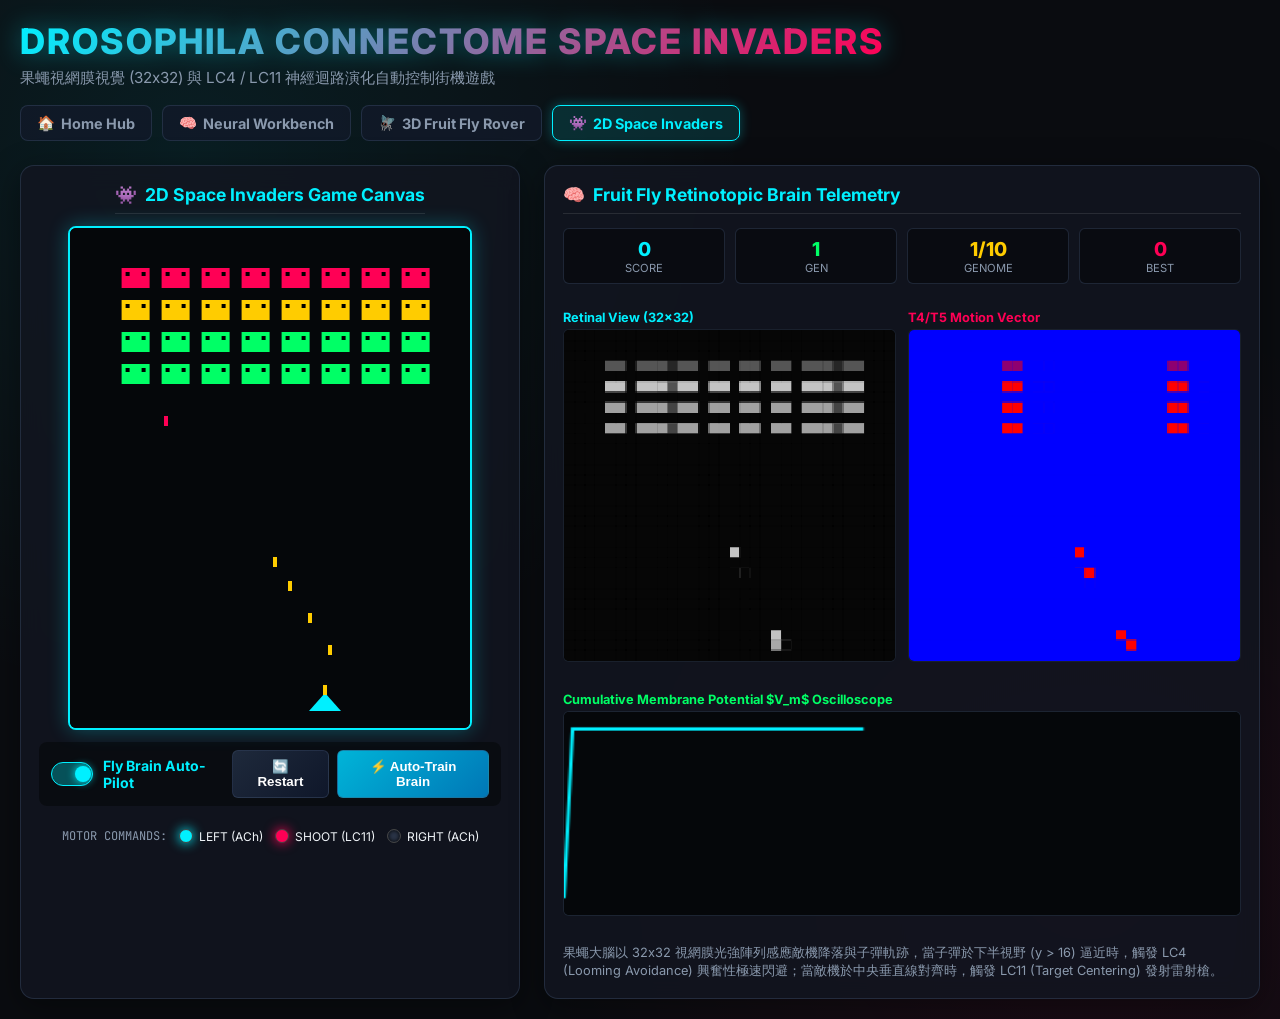
<file: game.html>
<!DOCTYPE html>
<html lang="zh-TW">
<head>
    <meta charset="UTF-8">
    <meta name="viewport" content="width=device-width, initial-scale=1.0">
    <title>Fruit Fly Neural Space Invaders | 果蠅大腦 Space Invaders 街機遊戲</title>
    <meta name="description" content="Space Invaders Arcade Game driven by Drosophila fruit fly visual motion and looming threat connectome brain neural network.">
    <link rel="stylesheet" href="style.css">
    <link href="https://fonts.googleapis.com/css2?family=Inter:wght@400;600;700;800&family=JetBrains+Mono:wght@400;700&display=swap" rel="stylesheet">
    <style>
        .nav-links {
            display: flex;
            gap: 10px;
        }

        .nav-btn {
            background: rgba(18, 26, 42, 0.8);
            border: 1px solid rgba(64, 80, 110, 0.4);
            color: #8a99ad;
            padding: 8px 16px;
            border-radius: 8px;
            text-decoration: none;
            font-size: 0.9rem;
            font-weight: 700;
            display: flex;
            align-items: center;
            gap: 6px;
            transition: all 0.2s ease;
        }

        .nav-btn:hover, .nav-btn.active {
            border-color: #00f0ff;
            color: #00f0ff;
            background: rgba(0, 240, 255, 0.12);
            box-shadow: 0 0 12px rgba(0, 240, 255, 0.3);
        }

        .signal-indicator-bar {
            display: flex;
            gap: 12px;
            align-items: center;
            justify-content: center;
            margin-top: 10px;
        }

        .signal-light {
            width: 14px;
            height: 14px;
            border-radius: 50%;
            background: #2a3447;
            box-shadow: inset 0 0 4px #000;
            transition: all 0.15s ease;
        }

        .signal-light.active-left {
            background: #00f0ff;
            box-shadow: 0 0 12px #00f0ff;
        }

        .signal-light.active-right {
            background: #00ff66;
            box-shadow: 0 0 12px #00ff66;
        }

        .signal-light.active-shoot {
            background: #ff0055;
            box-shadow: 0 0 12px #ff0055;
        }

        .switch {
            position: relative;
            display: inline-block;
            width: 44px;
            height: 24px;
        }

        .switch input {
            opacity: 0;
            width: 0;
            height: 0;
        }

        .slider {
            position: absolute;
            cursor: pointer;
            top: 0; left: 0; right: 0; bottom: 0;
            background-color: #1e293b;
            transition: .3s;
            border-radius: 24px;
            border: 1px solid rgba(64, 80, 110, 0.5);
        }

        .slider:before {
            position: absolute;
            content: "";
            height: 16px;
            width: 16px;
            left: 3px;
            bottom: 3px;
            background-color: #8a99ad;
            transition: .3s;
            border-radius: 50%;
        }

        input:checked + .slider {
            background-color: rgba(0, 240, 255, 0.3);
            border-color: #00f0ff;
        }

        input:checked + .slider:before {
            transform: translateX(20px);
            background-color: #00f0ff;
            box-shadow: 0 0 8px #00f0ff;
        }
    </style>
</head>
<body>

    <!-- App Header & Navigation -->
    <header class="header" style="width:100%; max-width:1400px; display:flex; justify-content:space-between; align-items:center; flex-wrap:wrap; gap:16px; margin-bottom:24px;">
        <div class="header-brand" style="text-align:left;">
            <h1>Drosophila Connectome Space Invaders</h1>
            <p>果蠅視網膜視覺 (32x32) 與 LC4 / LC11 神經迴路演化自動控制街機遊戲</p>
        </div>

        <nav class="nav-links">
            <a href="index.html" class="nav-btn">
                <span>🏠</span> Home Hub
            </a>
            <a href="neural_simulation.html" class="nav-btn">
                <span>🧠</span> Neural Workbench
            </a>
            <a href="fly_rover.html" class="nav-btn">
                <span>🪰</span> 3D Fruit Fly Rover
            </a>
            <a href="game.html" class="nav-btn active">
                <span>👾</span> 2D Space Invaders
            </a>
        </nav>
    </header>

    <!-- Main Game Container -->
    <div class="app-container">

        <!-- Left: Game Arcade Screen -->
        <section class="panel-card game-container">
            <div class="panel-title">
                <span>👾</span> 2D Space Invaders Game Canvas
            </div>

            <canvas id="gameCanvas" width="400" height="500"></canvas>

            <!-- Game Control Bar -->
            <div class="game-controls-bar">
                <div style="display:flex; align-items:center; gap:10px;">
                    <label class="switch">
                        <input type="checkbox" id="modeToggle" checked>
                        <span class="slider"></span>
                    </label>
                    <span id="modeLabel" style="font-weight:700; font-size:0.88rem; color:var(--accent-cyan);">
                        Fly Brain Auto-Pilot
                    </span>
                </div>

                <div style="display:flex; gap:8px;">
                    <button id="btnRestart" class="btn">🔄 Restart</button>
                    <button id="btnTrain" class="btn btn-primary">⚡ Auto-Train Brain</button>
                </div>
            </div>

            <!-- Brain Motor Output Signal Lights -->
            <div class="signal-indicator-bar">
                <span style="font-size:0.75rem; color:var(--text-secondary); font-family:'JetBrains Mono';">MOTOR COMMANDS:</span>
                <div style="display:flex; align-items:center; gap:6px;">
                    <div class="signal-light" id="lightLeft"></div>
                    <span style="font-size:0.75rem;">LEFT (ACh)</span>
                </div>
                <div style="display:flex; align-items:center; gap:6px;">
                    <div class="signal-light" id="lightShoot"></div>
                    <span style="font-size:0.75rem;">SHOOT (LC11)</span>
                </div>
                <div style="display:flex; align-items:center; gap:6px;">
                    <div class="signal-light" id="lightRight"></div>
                    <span style="font-size:0.75rem;">RIGHT (ACh)</span>
                </div>
            </div>
        </section>

        <!-- Right: Neural Telemetry & GA Dashboard -->
        <section class="panel-card">
            <div class="panel-title">
                <span>🧠</span> Fruit Fly Retinotopic Brain Telemetry
            </div>

            <!-- Evolutionary GA Stats -->
            <div style="display:grid; grid-template-columns: repeat(4, 1fr); gap:10px; text-align:center;">
                <div style="background:rgba(0,0,0,0.4); padding:8px; border-radius:6px; border:1px solid var(--border-color);">
                    <div style="font-size:1.2rem; font-weight:800; color:var(--accent-cyan);" id="statScore">0</div>
                    <div style="font-size:0.7rem; color:var(--text-secondary);">SCORE</div>
                </div>
                <div style="background:rgba(0,0,0,0.4); padding:8px; border-radius:6px; border:1px solid var(--border-color);">
                    <div style="font-size:1.2rem; font-weight:800; color:var(--accent-green);" id="statGen">1</div>
                    <div style="font-size:0.7rem; color:var(--text-secondary);">GEN</div>
                </div>
                <div style="background:rgba(0,0,0,0.4); padding:8px; border-radius:6px; border:1px solid var(--border-color);">
                    <div style="font-size:1.2rem; font-weight:800; color:var(--accent-yellow);" id="statGenome">1/10</div>
                    <div style="font-size:0.7rem; color:var(--text-secondary);">GENOME</div>
                </div>
                <div style="background:rgba(0,0,0,0.4); padding:8px; border-radius:6px; border:1px solid var(--border-color);">
                    <div style="font-size:1.2rem; font-weight:800; color:var(--accent-magenta);" id="statBest">0</div>
                    <div style="font-size:0.7rem; color:var(--text-secondary);">BEST</div>
                </div>
            </div>

            <!-- Brain Canvases Grid -->
            <div style="display:grid; grid-template-columns: 1fr 1fr; gap:12px; margin-top:12px;">
                <div>
                    <div style="font-size:0.8rem; font-weight:700; color:var(--accent-cyan); margin-bottom:4px;">
                        Retinal View (32x32)
                    </div>
                    <canvas id="retinaCanvas" width="200" height="200" style="width:100%; border:1px solid var(--border-color); border-radius:6px; background:#000;"></canvas>
                </div>

                <div>
                    <div style="font-size:0.8rem; font-weight:700; color:var(--accent-magenta); margin-bottom:4px;">
                        T4/T5 Motion Vector
                    </div>
                    <canvas id="motionCanvas" width="200" height="200" style="width:100%; border:1px solid var(--border-color); border-radius:6px; background:#000;"></canvas>
                </div>
            </div>

            <!-- Oscilloscope Waveform -->
            <div style="margin-top:12px;">
                <div style="font-size:0.8rem; font-weight:700; color:var(--accent-green); margin-bottom:4px;">
                    Cumulative Membrane Potential $V_m$ Oscilloscope
                </div>
                <canvas id="oscilloscopeCanvas" width="400" height="120" style="width:100%; border:1px solid var(--border-color); border-radius:6px; background:#05070a;"></canvas>
            </div>

            <p style="font-size:0.8rem; color:var(--text-secondary); line-height:1.4; margin-top:10px;">
                果蠅大腦以 32x32 視網膜光強陣列感應敵機降落與子彈軌跡，當子彈於下半視野 (y > 16) 逼近時，觸發 LC4 (Looming Avoidance) 興奮性極速閃避；當敵機於中央垂直線對齊時，觸發 LC11 (Target Centering) 發射雷射槍。
            </p>
        </section>

    </div>

    <!-- JS Scripts -->
    <script src="connectome_brain.js"></script>
    <script src="game.js"></script>
</body>
</html>
</file>
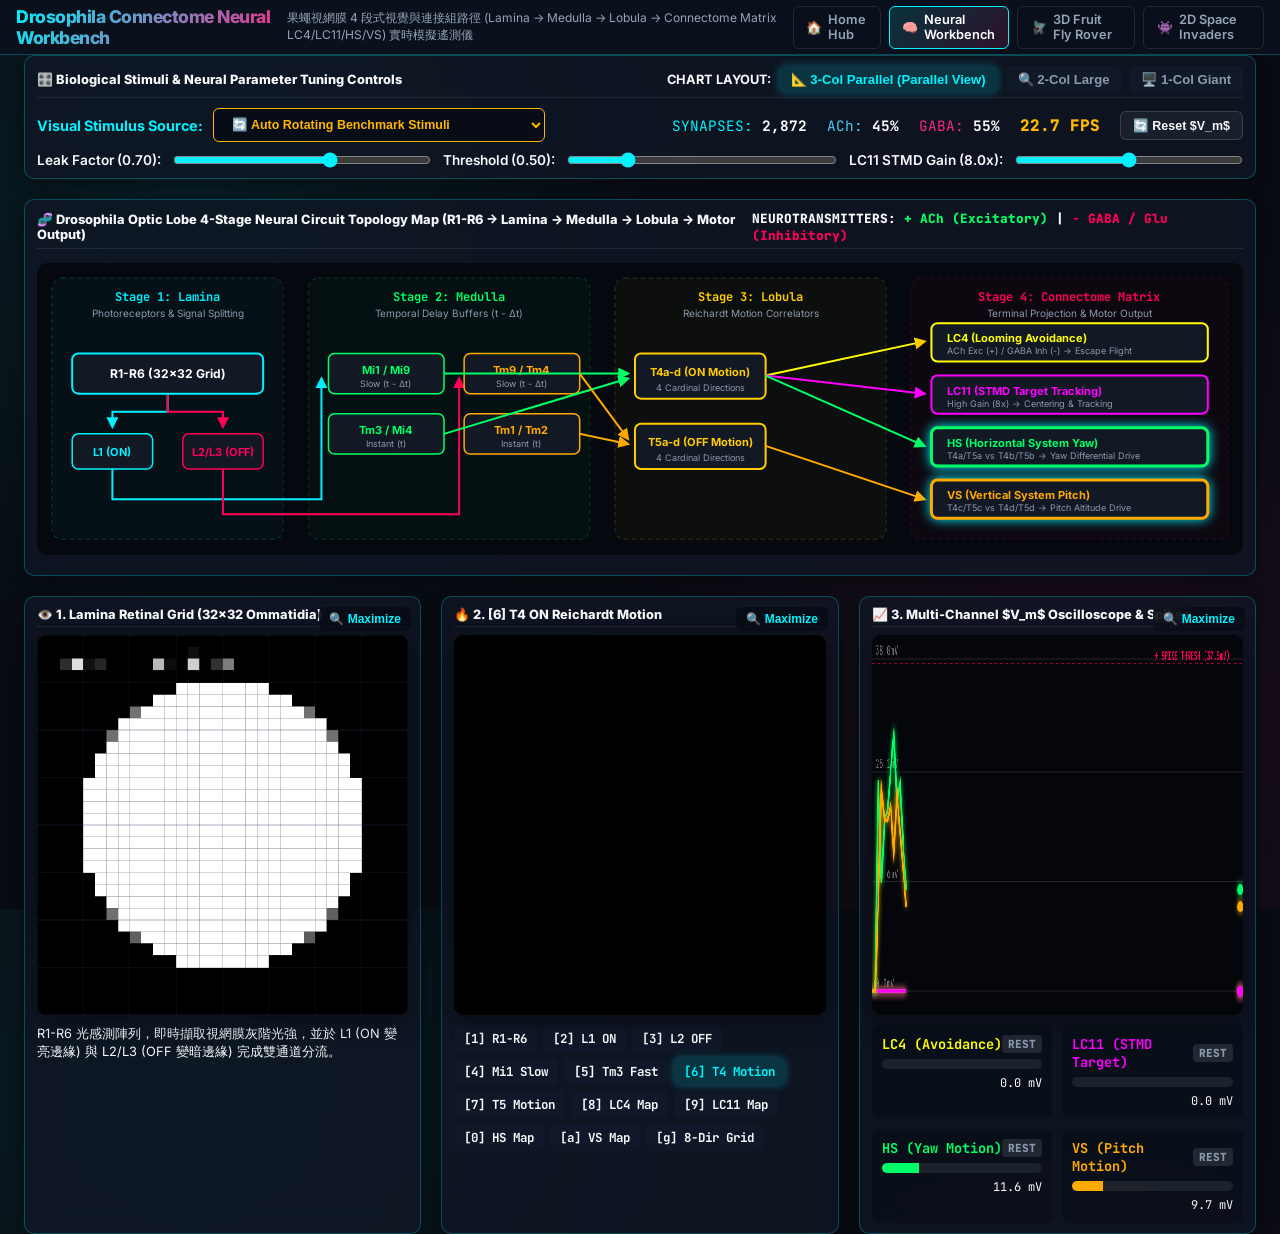
<file: neural_simulation.html>
<!DOCTYPE html>
<html lang="zh-TW">
<head>
    <meta charset="UTF-8">
    <meta name="viewport" content="width=device-width, initial-scale=1.0">
    <title>Drosophila Connectome Neural Workbench | 果蠅神經模擬與視網膜遙測儀</title>
    <meta name="description" content="Fruit Fly Optic Lobe 3-Stage Reichardt Motion Correlator & Multi-Channel Connectome Matrix (LC4, LC11, HS, VS) Real-Time Neural Simulation Telemetry Workbench in HTML5/JS.">
    <link rel="stylesheet" href="fly_rover.css">
    <link href="https://fonts.googleapis.com/css2?family=Inter:wght@400;600;700;800&family=JetBrains+Mono:wght@400;700&display=swap" rel="stylesheet">
    <style>
        .app-container {
            max-width: 100% !important;
            padding: 0 24px;
        }

        .workbench-grid {
            display: grid;
            grid-template-columns: repeat(3, 1fr);
            gap: 20px;
            width: 100%;
            max-width: 100%;
            transition: all 0.3s ease;
        }

        /* 2-Column Large Layout Mode */
        .workbench-grid.grid-large {
            grid-template-columns: repeat(2, 1fr) !important;
        }

        /* 1-Column Giant Layout Mode */
        .workbench-grid.grid-giant {
            grid-template-columns: 1fr !important;
        }

        @media (max-width: 900px) {
            .workbench-grid {
                grid-template-columns: 1fr !important;
            }
        }

        .panel-card {
            transition: all 0.3s ease;
        }

        .canvas-box {
            width: 100%;
            height: 380px;
            background: #020408;
            border-radius: 10px;
            border: 1px solid var(--border-color);
            display: flex;
            justify-content: center;
            align-items: center;
            overflow: hidden;
            position: relative;
            box-shadow: inset 0 0 20px rgba(0, 0, 0, 0.8), 0 6px 24px rgba(0, 0, 0, 0.4);
            transition: all 0.3s ease;
        }

        .workbench-grid.grid-large .canvas-box {
            height: 540px;
        }

        .workbench-grid.grid-giant .canvas-box {
            height: 640px;
        }

        .canvas-box:hover {
            border-color: var(--accent-cyan);
            box-shadow: inset 0 0 25px rgba(0, 240, 255, 0.15), 0 0 20px rgba(0, 240, 255, 0.25);
        }

        .canvas-box canvas {
            width: 100% !important;
            height: 100% !important;
            object-fit: fill !important;
            display: block !important;
            image-rendering: pixelated; /* Crisp ommatidia grid display */
        }

        #oscilloscopeCanvas {
            width: 100% !important;
            height: 100% !important;
            background: #04060b !important;
            border: none !important;
            display: block !important;
        }

        .expand-btn {
            position: absolute;
            top: 10px;
            right: 10px;
            background: rgba(8, 12, 22, 0.85);
            border: 1px solid var(--border-color);
            color: var(--accent-cyan);
            padding: 5px 10px;
            border-radius: 6px;
            font-size: 0.75rem;
            font-weight: 700;
            cursor: pointer;
            backdrop-filter: blur(8px);
            z-index: 10;
            transition: all 0.2s ease;
        }

        .expand-btn:hover {
            background: var(--accent-cyan);
            color: #000;
            box-shadow: 0 0 12px rgba(0, 240, 255, 0.6);
        }

        .heatmap-toolbar {
            display: flex;
            flex-wrap: wrap;
            gap: 6px;
            margin-top: 10px;
        }

        .heatmap-btn {
            background: rgba(18, 26, 42, 0.8);
            border: 1px solid var(--border-color);
            color: var(--text-secondary);
            padding: 5px 10px;
            border-radius: 6px;
            font-size: 0.78rem;
            font-weight: 700;
            cursor: pointer;
            transition: all 0.2s ease;
            font-family: 'JetBrains Mono', monospace;
        }

        .heatmap-btn:hover, .heatmap-btn.active {
            border-color: var(--accent-cyan);
            color: var(--accent-cyan);
            background: rgba(0, 240, 255, 0.15);
            box-shadow: 0 0 10px rgba(0, 240, 255, 0.35);
        }

        .size-mode-btn {
            background: rgba(18, 26, 42, 0.9);
            border: 1px solid var(--border-color);
            color: #8a99ad;
            padding: 6px 12px;
            border-radius: 6px;
            font-size: 0.82rem;
            font-weight: 700;
            cursor: pointer;
            transition: all 0.2s ease;
        }

        .size-mode-btn.active {
            border-color: var(--accent-cyan);
            color: var(--accent-cyan);
            background: rgba(0, 240, 255, 0.15);
            box-shadow: 0 0 10px rgba(0, 240, 255, 0.3);
        }

        .channel-metric-card {
            background: rgba(8, 12, 22, 0.6);
            border: 1px solid var(--border-color);
            border-radius: 8px;
            padding: 10px;
            display: flex;
            flex-direction: column;
            gap: 6px;
        }

        .channel-header {
            display: flex;
            justify-content: space-between;
            align-items: center;
        }

        .channel-name {
            font-size: 0.85rem;
            font-weight: 700;
            font-family: 'JetBrains Mono', monospace;
        }

        .progress-track {
            height: 10px;
            background: rgba(255, 255, 255, 0.08);
            border-radius: 5px;
            overflow: hidden;
            position: relative;
        }

        .progress-fill {
            height: 100%;
            width: 0%;
            transition: width 0.1s linear;
        }

        .spike-badge {
            font-size: 0.7rem;
            font-weight: 800;
            padding: 2px 6px;
            border-radius: 4px;
            background: rgba(255, 255, 255, 0.1);
            color: #8a99ad;
            font-family: 'JetBrains Mono', monospace;
        }

        .spike-badge.active {
            background: #ff0055;
            color: #fff;
            box-shadow: 0 0 10px rgba(255, 0, 85, 0.8);
            animation: pulseSpike 0.2s ease-in-out infinite alternate;
        }

        @keyframes pulseSpike {
            from { transform: scale(1); }
            to { transform: scale(1.1); }
        }

        .control-row {
            display: flex;
            align-items: center;
            justify-content: space-between;
            gap: 12px;
            font-size: 0.85rem;
        }

        .control-row label {
            color: var(--text-secondary);
            font-weight: 600;
        }

        .control-row input[type="range"] {
            flex: 1;
            accent-color: var(--accent-cyan);
        }

        /* Fullscreen Modal for Chart Expansion */
        .chart-modal-overlay {
            position: fixed;
            top: 0; left: 0; right: 0; bottom: 0;
            background: rgba(4, 6, 12, 0.92);
            backdrop-filter: blur(12px);
            z-index: 9999;
            display: none;
            justify-content: center;
            align-items: center;
            padding: 30px;
        }

        .chart-modal-overlay.active {
            display: flex;
        }

        .chart-modal-card {
            background: #0a0e1a;
            border: 2px solid var(--accent-cyan);
            border-radius: 16px;
            width: 90vw;
            height: 85vh;
            display: flex;
            flex-direction: column;
            padding: 20px;
            box-shadow: 0 0 50px rgba(0, 240, 255, 0.3);
            position: relative;
        }

        .chart-modal-header {
            display: flex;
            justify-content: space-between;
            align-items: center;
            margin-bottom: 14px;
        }

        .chart-modal-title {
            font-size: 1.3rem;
            font-weight: 800;
            color: var(--accent-cyan);
        }

        .chart-modal-close {
            background: #ff0055;
            color: #fff;
            border: none;
            padding: 8px 16px;
            border-radius: 8px;
            font-weight: 800;
            cursor: pointer;
        }
    </style>
</head>
<body>

    <!-- Header & App Navigation -->
    <header class="header">
        <div class="header-brand">
            <h1>Drosophila Connectome Neural Workbench</h1>
            <p>果蠅視網膜 4 段式視覺與連接組路徑 (Lamina → Medulla → Lobula → Connectome Matrix LC4/LC11/HS/VS) 實時模擬遙測儀</p>
        </div>

        <nav class="nav-links">
            <a href="index.html" class="nav-btn">
                <span>🏠</span> Home Hub
            </a>
            <a href="neural_simulation.html" class="nav-btn active">
                <span>🧠</span> Neural Workbench
            </a>
            <a href="fly_rover.html" class="nav-btn">
                <span>🪰</span> 3D Fruit Fly Rover
            </a>
            <a href="game.html" class="nav-btn">
                <span>👾</span> 2D Space Invaders
            </a>
        </nav>
    </header>

    <!-- Main Container -->
    <main class="app-container" style="display:flex; flex-direction:column; gap:20px; align-items:center; width:100%;">

        <!-- Control Bar -->
        <section class="panel-card" style="width:100%;">
            <div class="panel-title" style="display:flex; justify-content:space-between; align-items:center;">
                <div>
                    <span>🎛️</span> Biological Stimuli & Neural Parameter Tuning Controls
                </div>

                <!-- Viewport Chart Size Switcher Mode -->
                <div style="display:flex; gap:8px; align-items:center;">
                    <span style="font-size:0.8rem; color:var(--text-secondary); font-weight:700;">CHART LAYOUT:</span>
                    <button class="size-mode-btn active" id="btnSize3Col">📐 3-Col Parallel (Parallel View)</button>
                    <button class="size-mode-btn" id="btnSize2Col">🔍 2-Col Large</button>
                    <button class="size-mode-btn" id="btnSize1Col">🖥️ 1-Col Giant</button>
                </div>
            </div>

            <div style="display:flex; flex-wrap:wrap; gap:16px; align-items:center; justify-content:space-between; margin-top:10px;">
                <!-- Stimulus Selector -->
                <div style="display:flex; gap:10px; align-items:center;">
                    <label style="font-weight:700; color:var(--accent-cyan); font-size:0.9rem;">Visual Stimulus Source:</label>
                    <select id="stimulusSelect" class="btn" style="background:rgba(8,12,22,0.9); color:var(--accent-gold); border-color:var(--accent-gold); padding:8px 14px; font-weight:700; cursor:pointer;">
                        <option value="auto" selected>🔄 Auto Rotating Benchmark Stimuli</option>
                        <option value="looming">🟡 Looming Avoidance (LC4 Obstacle)</option>
                        <option value="stmd_dot">🎯 STMD Small Target (LC11 Tracking)</option>
                        <option value="yaw_sweep">🟢 Horizontal Yaw Sweep (HS Flow)</option>
                        <option value="pitch_sweep">🟠 Vertical Pitch Sweep (VS Flow)</option>
                        <option value="mouse_interactive">🖱️ Interactive Cursor Stimulus (Mouse Canvas)</option>
                        <option value="webcam">📷 Live Camera Feed (WebCam)</option>
                    </select>
                </div>

                <!-- Live Metrics -->
                <div style="display:flex; gap:20px; align-items:center;">
                    <div style="font-family:'JetBrains Mono', monospace; font-size:0.9rem; color:var(--accent-cyan);">
                        SYNAPSES: <span id="statSynapses" style="color:#fff; font-weight:700;">2,864</span>
                    </div>
                    <div style="font-family:'JetBrains Mono', monospace; font-size:0.9rem; color:var(--accent-green);">
                        ACh: <span id="statAch" style="color:#fff; font-weight:700;">62%</span>
                    </div>
                    <div style="font-family:'JetBrains Mono', monospace; font-size:0.9rem; color:var(--accent-magenta);">
                        GABA: <span id="statGaba" style="color:#fff; font-weight:700;">38%</span>
                    </div>
                    <div style="font-family:'JetBrains Mono', monospace; font-weight:800; color:var(--accent-gold);" id="statFps">
                        60.0 FPS
                    </div>
                    <button id="btnResetBrain" class="btn" style="padding:6px 12px;">🔄 Reset $V_m$</button>
                </div>
            </div>

            <!-- Mouse Interaction Helper Banner -->
            <div id="mouseTipBanner" style="display:none; font-size:0.82rem; color:var(--accent-cyan); background:rgba(0, 240, 255, 0.12); border:1px solid var(--accent-cyan); padding:8px 14px; border-radius:6px; margin-top:10px; font-weight:600;">
                💡 <b>Mouse Interactive Mode Active</b>: Move your mouse or touch over Panel 1 (Retinal Grid) or Panel 2 (Heatmap) to control the target position in real-time! Press & hold mouse button to expand looming object!
            </div>

            <!-- Sliders Bar -->
            <div style="display:grid; grid-template-columns: repeat(auto-fit, minmax(220px, 1fr)); gap:12px; margin-top:10px;">
                <div class="control-row">
                    <label>Leak Factor (<span id="lblLeak">0.70</span>):</label>
                    <input type="range" id="sliderLeak" min="0.30" max="0.95" step="0.05" value="0.70">
                </div>
                <div class="control-row">
                    <label>Threshold (<span id="lblThresh">0.50</span>):</label>
                    <input type="range" id="sliderThresh" min="0.10" max="2.00" step="0.10" value="0.50">
                </div>
                <div class="control-row">
                    <label>LC11 STMD Gain (<span id="lblLc11Gain">8.0</span>x):</label>
                    <input type="range" id="sliderLc11Gain" min="1.0" max="15.0" step="0.5" value="8.0">
                </div>
            </div>
        </section>

        <!-- 4-Stage Anatomical Neural Circuit Topology Map -->
        <section class="panel-card" style="width:100%;">
            <div class="panel-title" style="display:flex; justify-content:space-between; align-items:center;">
                <div>
                    <span>🧬</span> Drosophila Optic Lobe 4-Stage Neural Circuit Topology Map (R1-R6 → Lamina → Medulla → Lobula → Motor Output)
                </div>
                <div style="font-size:0.8rem; font-family:'JetBrains Mono', monospace; color:var(--text-secondary);">
                    NEUROTRANSMITTERS: <span style="color:#00ff66;">+ ACh (Excitatory)</span> | <span style="color:#ff0055;">- GABA / Glu (Inhibitory)</span>
                </div>
            </div>

            <!-- SVG Retinotopic Topology Flow Diagram -->
            <div style="width:100%; overflow-x:auto; padding:6px 0;">
                <svg viewBox="0 0 1200 290" style="width:100%; min-width:950px; height:auto; background:rgba(4,6,12,0.85); border-radius:10px; border:1px solid var(--border-color);">
                    <!-- Directional Arrowhead Definitions -->
                    <defs>
                        <marker id="arrowCyan" viewBox="0 0 10 10" refX="8" refY="5" markerWidth="6" markerHeight="6" orient="auto-start-reverse">
                            <path d="M 0 0 L 10 5 L 0 10 z" fill="#00f0ff" />
                        </marker>
                        <marker id="arrowMagenta" viewBox="0 0 10 10" refX="8" refY="5" markerWidth="6" markerHeight="6" orient="auto-start-reverse">
                            <path d="M 0 0 L 10 5 L 0 10 z" fill="#ff0055" />
                        </marker>
                        <marker id="arrowGreen" viewBox="0 0 10 10" refX="8" refY="5" markerWidth="6" markerHeight="6" orient="auto-start-reverse">
                            <path d="M 0 0 L 10 5 L 0 10 z" fill="#00ff66" />
                        </marker>
                        <marker id="arrowYellow" viewBox="0 0 10 10" refX="8" refY="5" markerWidth="6" markerHeight="6" orient="auto-start-reverse">
                            <path d="M 0 0 L 10 5 L 0 10 z" fill="#ffcc00" />
                        </marker>
                        <marker id="arrowOrange" viewBox="0 0 10 10" refX="8" refY="5" markerWidth="6" markerHeight="6" orient="auto-start-reverse">
                            <path d="M 0 0 L 10 5 L 0 10 z" fill="#ffaa00" />
                        </marker>
                        <marker id="arrowPink" viewBox="0 0 10 10" refX="8" refY="5" markerWidth="6" markerHeight="6" orient="auto-start-reverse">
                            <path d="M 0 0 L 10 5 L 0 10 z" fill="#ff00ff" />
                        </marker>
                    </defs>

                    <!-- Stage Background Regions -->
                    <rect x="15" y="15" width="230" height="260" rx="10" fill="rgba(0,240,255,0.03)" stroke="rgba(0,240,255,0.2)" stroke-dasharray="4,4"/>
                    <text x="130" y="38" fill="#00f0ff" font-size="12" font-weight="700" text-anchor="middle" font-family="JetBrains Mono">Stage 1: Lamina</text>
                    <text x="130" y="54" fill="#8a99ad" font-size="10" text-anchor="middle">Photoreceptors & Signal Splitting</text>

                    <rect x="270" y="15" width="280" height="260" rx="10" fill="rgba(0,255,102,0.03)" stroke="rgba(0,255,102,0.2)" stroke-dasharray="4,4"/>
                    <text x="410" y="38" fill="#00ff66" font-size="12" font-weight="700" text-anchor="middle" font-family="JetBrains Mono">Stage 2: Medulla</text>
                    <text x="410" y="54" fill="#8a99ad" font-size="10" text-anchor="middle">Temporal Delay Buffers (t - Δt)</text>

                    <rect x="575" y="15" width="270" height="260" rx="10" fill="rgba(255,204,0,0.03)" stroke="rgba(255,204,0,0.2)" stroke-dasharray="4,4"/>
                    <text x="710" y="38" fill="#ffcc00" font-size="12" font-weight="700" text-anchor="middle" font-family="JetBrains Mono">Stage 3: Lobula</text>
                    <text x="710" y="54" fill="#8a99ad" font-size="10" text-anchor="middle">Reichardt Motion Correlators</text>

                    <rect x="870" y="15" width="315" height="260" rx="10" fill="rgba(255,0,85,0.03)" stroke="rgba(255,0,85,0.2)" stroke-dasharray="4,4"/>
                    <text x="1027" y="38" fill="#ff0055" font-size="12" font-weight="700" text-anchor="middle" font-family="JetBrains Mono">Stage 4: Connectome Matrix</text>
                    <text x="1027" y="54" fill="#8a99ad" font-size="10" text-anchor="middle">Terminal Projection & Motor Output</text>

                    <!-- Connections Stage 1 -->
                    <path d="M 130 130 L 130 148 L 75 148 L 75 163" stroke="#00f0ff" stroke-width="2" fill="none" marker-end="url(#arrowCyan)"/>
                    <path d="M 130 130 L 130 148 L 185 148 L 185 163" stroke="#ff0055" stroke-width="2" fill="none" marker-end="url(#arrowMagenta)"/>

                    <!-- Stage 1 Nodes -->
                    <g>
                        <rect x="35" y="90" width="190" height="40" rx="6" fill="#121824" stroke="#00f0ff" stroke-width="2"/>
                        <text x="130" y="114" fill="#ffffff" font-size="12" font-weight="700" text-anchor="middle">R1-R6 (32x32 Grid)</text>
                    </g>
                    <g>
                        <rect x="35" y="170" width="80" height="35" rx="6" fill="#121824" stroke="#00f0ff" stroke-width="1.5"/>
                        <text x="75" y="192" fill="#00f0ff" font-size="11" font-weight="700" text-anchor="middle">L1 (ON)</text>
                    </g>
                    <g>
                        <rect x="145" y="170" width="80" height="35" rx="6" fill="#121824" stroke="#ff0055" stroke-width="1.5"/>
                        <text x="185" y="192" fill="#ff0055" font-size="11" font-weight="700" text-anchor="middle">L2/L3 (OFF)</text>
                    </g>

                    <!-- Connections Stage 1 to 2 -->
                    <path d="M 75 205 L 75 235 L 283 235 L 283 115" stroke="#00f0ff" stroke-width="2" fill="none" marker-end="url(#arrowCyan)"/>
                    <path d="M 185 205 L 185 250 L 420 250 L 420 115" stroke="#ff0055" stroke-width="2" fill="none" marker-end="url(#arrowMagenta)"/>

                    <!-- Stage 2 Nodes (Medulla) -->
                    <g>
                        <rect x="290" y="90" width="115" height="40" rx="6" fill="#121824" stroke="#00ff66" stroke-width="1.5"/>
                        <text x="347" y="110" fill="#00ff66" font-size="11" font-weight="700" text-anchor="middle">Mi1 / Mi9</text>
                        <text x="347" y="123" fill="#8a99ad" font-size="9" text-anchor="middle">Slow (t - Δt)</text>
                    </g>
                    <g>
                        <rect x="290" y="150" width="115" height="40" rx="6" fill="#121824" stroke="#00ff66" stroke-width="1.5"/>
                        <text x="347" y="170" fill="#00ff66" font-size="11" font-weight="700" text-anchor="middle">Tm3 / Mi4</text>
                        <text x="347" y="183" fill="#8a99ad" font-size="9" text-anchor="middle">Instant (t)</text>
                    </g>
                    <g>
                        <rect x="425" y="90" width="115" height="40" rx="6" fill="#121824" stroke="#ffaa00" stroke-width="1.5"/>
                        <text x="482" y="110" fill="#ffaa00" font-size="11" font-weight="700" text-anchor="middle">Tm9 / Tm4</text>
                        <text x="482" y="123" fill="#8a99ad" font-size="9" text-anchor="middle">Slow (t - Δt)</text>
                    </g>
                    <g>
                        <rect x="425" y="150" width="115" height="40" rx="6" fill="#121824" stroke="#ffaa00" stroke-width="1.5"/>
                        <text x="482" y="170" fill="#ffaa00" font-size="11" font-weight="700" text-anchor="middle">Tm1 / Tm2</text>
                        <text x="482" y="183" fill="#8a99ad" font-size="9" text-anchor="middle">Instant (t)</text>
                    </g>

                    <!-- Connections Stage 2 to 3 -->
                    <path d="M 405 110 L 588 110" stroke="#00ff66" stroke-width="2" fill="none" marker-end="url(#arrowGreen)"/>
                    <path d="M 405 170 L 588 115" stroke="#00ff66" stroke-width="2" fill="none" marker-end="url(#arrowGreen)"/>
                    <path d="M 540 110 L 588 175" stroke="#ffaa00" stroke-width="2" fill="none" marker-end="url(#arrowOrange)"/>
                    <path d="M 540 170 L 588 180" stroke="#ffaa00" stroke-width="2" fill="none" marker-end="url(#arrowOrange)"/>

                    <!-- Stage 3 Nodes (Lobula) -->
                    <g>
                        <rect x="595" y="90" width="130" height="45" rx="6" fill="#121824" stroke="#ffcc00" stroke-width="2"/>
                        <text x="660" y="112" fill="#ffcc00" font-size="11" font-weight="700" text-anchor="middle">T4a-d (ON Motion)</text>
                        <text x="660" y="127" fill="#8a99ad" font-size="9" text-anchor="middle">4 Cardinal Directions</text>
                    </g>
                    <g>
                        <rect x="595" y="160" width="130" height="45" rx="6" fill="#121824" stroke="#ffcc00" stroke-width="2"/>
                        <text x="660" y="182" fill="#ffcc00" font-size="11" font-weight="700" text-anchor="middle">T5a-d (OFF Motion)</text>
                        <text x="660" y="197" fill="#8a99ad" font-size="9" text-anchor="middle">4 Cardinal Directions</text>
                    </g>

                    <!-- Connections Stage 3 to 4 -->
                    <path d="M 725 112 L 883 78" stroke="#ffff00" stroke-width="2" fill="none" marker-end="url(#arrowYellow)"/>
                    <path d="M 725 112 L 883 130" stroke="#ff00ff" stroke-width="2" fill="none" marker-end="url(#arrowPink)"/>
                    <path d="M 725 112 L 883 182" stroke="#00ff66" stroke-width="2" fill="none" marker-end="url(#arrowGreen)"/>
                    <path d="M 725 182 L 883 235" stroke="#ffaa00" stroke-width="2" fill="none" marker-end="url(#arrowOrange)"/>

                    <!-- Stage 4 Terminal Connectome Nodes -->
                    <g>
                        <rect id="topo_LC4" x="890" y="60" width="275" height="38" rx="6" fill="#121824" stroke="#ffff00" stroke-width="2"/>
                        <text x="905" y="79" fill="#ffff00" font-size="11" font-weight="700">LC4 (Looming Avoidance)</text>
                        <text x="905" y="91" fill="#8a99ad" font-size="9">ACh Exc (+) / GABA Inh (-) -> Escape Flight</text>
                    </g>

                    <g>
                        <rect id="topo_LC11" x="890" y="112" width="275" height="38" rx="6" fill="#121824" stroke="#ff00ff" stroke-width="2"/>
                        <text x="905" y="131" fill="#ff00ff" font-size="11" font-weight="700">LC11 (STMD Target Tracking)</text>
                        <text x="905" y="143" fill="#8a99ad" font-size="9">High Gain (8x) -> Centering & Tracking</text>
                    </g>

                    <g>
                        <rect id="topo_HS" x="890" y="164" width="275" height="38" rx="6" fill="#121824" stroke="#00ff66" stroke-width="2"/>
                        <text x="905" y="183" fill="#00ff66" font-size="11" font-weight="700">HS (Horizontal System Yaw)</text>
                        <text x="905" y="195" fill="#8a99ad" font-size="9">T4a/T5a vs T4b/T5b -> Yaw Differential Drive</text>
                    </g>

                    <g>
                        <rect id="topo_VS" x="890" y="216" width="275" height="38" rx="6" fill="#121824" stroke="#ffaa00" stroke-width="2"/>
                        <text x="905" y="235" fill="#ffaa00" font-size="11" font-weight="700">VS (Vertical System Pitch)</text>
                        <text x="905" y="247" fill="#8a99ad" font-size="9">T4c/T5c vs T4d/T5d -> Pitch Altitude Drive</text>
                    </g>
                </svg>
            </div>
        </section>

        <!-- 3 Telemetry Viewport Panels -->
        <section class="workbench-grid" id="workbenchGrid">

            <!-- Panel 1: Stage 1 Lamina Retinal Input -->
            <div class="panel-card">
                <div class="panel-title" style="display:flex; justify-content:space-between; align-items:center;">
                    <div><span>👁️</span> 1. Lamina Retinal Grid (32x32 Ommatidia)</div>
                    <button class="expand-btn" onclick="openModal('retinaCanvasModal', '1. Lamina Retinal Grid (32x32 High-Res)')">🔍 Maximize</button>
                </div>
                <div class="canvas-box">
                    <canvas id="retinaCanvas" width="600" height="600"></canvas>
                </div>
                <p style="font-size:0.8rem; color:var(--text-secondary); line-height:1.4; margin-top:10px;">
                    R1-R6 光感測陣列，即時擷取視網膜灰階光強，並於 L1 (ON 變亮邊緣) 與 L2/L3 (OFF 變暗邊緣) 完成雙通道分流。
                </p>
            </div>

            <!-- Panel 2: Stage 2/3 Lobula Retinotopic Heatmaps -->
            <div class="panel-card">
                <div class="panel-title" style="display:flex; justify-content:space-between; align-items:center;">
                    <div><span>🔥</span> <span id="heatmapTitleLabel">2. [6] T4 ON Reichardt Motion</span></div>
                    <button class="expand-btn" onclick="openModal('heatmapCanvasModal', '2. Retinotopic Motion Heatmap (High-Res)')">🔍 Maximize</button>
                </div>
                <div class="canvas-box">
                    <canvas id="heatmapCanvas" width="600" height="600"></canvas>
                </div>
                <div class="heatmap-toolbar">
                    <button class="heatmap-btn" data-mode="1">[1] R1-R6</button>
                    <button class="heatmap-btn" data-mode="2">[2] L1 ON</button>
                    <button class="heatmap-btn" data-mode="3">[3] L2 OFF</button>
                    <button class="heatmap-btn" data-mode="4">[4] Mi1 Slow</button>
                    <button class="heatmap-btn" data-mode="5">[5] Tm3 Fast</button>
                    <button class="heatmap-btn active" data-mode="6">[6] T4 Motion</button>
                    <button class="heatmap-btn" data-mode="7">[7] T5 Motion</button>
                    <button class="heatmap-btn" data-mode="8">[8] LC4 Map</button>
                    <button class="heatmap-btn" data-mode="9">[9] LC11 Map</button>
                    <button class="heatmap-btn" data-mode="0">[0] HS Map</button>
                    <button class="heatmap-btn" data-mode="a">[a] VS Map</button>
                    <button class="heatmap-btn" data-mode="g">[g] 8-Dir Grid</button>
                </div>
            </div>

            <!-- Panel 3: Multi-Channel Real-time Oscilloscope & Voltage Meters -->
            <div class="panel-card">
                <div class="panel-title" style="display:flex; justify-content:space-between; align-items:center;">
                    <div><span>📈</span> 3. Multi-Channel $V_m$ Oscilloscope & Spikes</div>
                    <button class="expand-btn" onclick="openModal('oscCanvasModal', '3. Multi-Channel Oscilloscope (High-Res)')">🔍 Maximize</button>
                </div>
                <div class="canvas-box">
                    <canvas id="oscilloscopeCanvas" width="800" height="400"></canvas>
                </div>

                <!-- 4 Channel Voltage Progress Meters -->
                <div style="display:grid; grid-template-columns:1fr 1fr; gap:10px; margin-top:10px;">
                    <div class="channel-metric-card">
                        <div class="channel-header">
                            <span class="channel-name" style="color:#ffff00;">LC4 (Avoidance)</span>
                            <span class="spike-badge" id="badge_LC4">REST</span>
                        </div>
                        <div class="progress-track">
                            <div class="progress-fill" id="bar_LC4" style="background:#ffff00;"></div>
                        </div>
                        <div style="font-size:0.75rem; text-align:right; font-family:'JetBrains Mono';" id="val_LC4">0.0 mV</div>
                    </div>

                    <div class="channel-metric-card">
                        <div class="channel-header">
                            <span class="channel-name" style="color:#ff00ff;">LC11 (STMD Target)</span>
                            <span class="spike-badge" id="badge_LC11">REST</span>
                        </div>
                        <div class="progress-track">
                            <div class="progress-fill" id="bar_LC11" style="background:#ff00ff;"></div>
                        </div>
                        <div style="font-size:0.75rem; text-align:right; font-family:'JetBrains Mono';" id="val_LC11">0.0 mV</div>
                    </div>

                    <div class="channel-metric-card">
                        <div class="channel-header">
                            <span class="channel-name" style="color:#00ff66;">HS (Yaw Motion)</span>
                            <span class="spike-badge" id="badge_HS">REST</span>
                        </div>
                        <div class="progress-track">
                            <div class="progress-fill" id="bar_HS" style="background:#00ff66;"></div>
                        </div>
                        <div style="font-size:0.75rem; text-align:right; font-family:'JetBrains Mono';" id="val_HS">0.0 mV</div>
                    </div>

                    <div class="channel-metric-card">
                        <div class="channel-header">
                            <span class="channel-name" style="color:#ffaa00;">VS (Pitch Motion)</span>
                            <span class="spike-badge" id="badge_VS">REST</span>
                        </div>
                        <div class="progress-track">
                            <div class="progress-fill" id="bar_VS" style="background:#ffaa00;"></div>
                        </div>
                        <div style="font-size:0.75rem; text-align:right; font-family:'JetBrains Mono';" id="val_VS">0.0 mV</div>
                    </div>
                </div>
            </div>

        </section>

    </main>

    <!-- Fullscreen Chart Modal -->
    <div class="chart-modal-overlay" id="chartModalOverlay">
        <div class="chart-modal-card">
            <div class="chart-modal-header">
                <div class="chart-modal-title" id="modalTitle">Full-Screen High-Res Chart View</div>
                <button class="chart-modal-close" onclick="closeModal()">✕ Close View</button>
            </div>
            <div style="flex:1; width:100%; height:100%; display:flex; justify-content:center; align-items:center; background:#000; border-radius:10px; overflow:hidden;">
                <canvas id="modalCanvas" width="900" height="900" style="width:100%; height:100%; object-fit:contain; image-rendering:pixelated;"></canvas>
            </div>
        </div>
    </div>

    <!-- JS Scripts -->
    <script src="js/optic_lobe_engine.js"></script>
    <script src="js/neural_matrix_engine.js"></script>
    <script src="js/neural_telemetry_ui.js"></script>
    <script>
        let activeModalTarget = null;

        function openModal(canvasId, title) {
            activeModalTarget = canvasId;
            document.getElementById('modalTitle').textContent = title;
            document.getElementById('chartModalOverlay').classList.add('active');
        }

        function closeModal() {
            activeModalTarget = null;
            document.getElementById('chartModalOverlay').classList.remove('active');
        }

        document.addEventListener('DOMContentLoaded', () => {
            const opticPipeline = new OpticLobePipeline(32, 'auto');
            const neuralEngine = new MultiChannelNeuralEngine(32, 0.5, 0.7, 50.0);
            const telemetryUI = new NeuralTelemetryUI();

            // Bind mouse & touch event listeners to Panel 1 (retinaCanvas) and Panel 2 (heatmapCanvas)
            opticPipeline.bindTargetCanvas(document.getElementById('retinaCanvas'));
            opticPipeline.bindTargetCanvas(document.getElementById('heatmapCanvas'));

            // Chart Size Switcher Listeners
            const gridElem = document.getElementById('workbenchGrid');
            const btn3Col = document.getElementById('btnSize3Col');
            const btn2Col = document.getElementById('btnSize2Col');
            const btn1Col = document.getElementById('btnSize1Col');

            btn3Col.addEventListener('click', () => {
                gridElem.className = 'workbench-grid';
                btn3Col.className = 'size-mode-btn active';
                btn2Col.className = 'size-mode-btn';
                btn1Col.className = 'size-mode-btn';
            });

            btn2Col.addEventListener('click', () => {
                gridElem.className = 'workbench-grid grid-large';
                btn3Col.className = 'size-mode-btn';
                btn2Col.className = 'size-mode-btn active';
                btn1Col.className = 'size-mode-btn';
            });

            btn1Col.addEventListener('click', () => {
                gridElem.className = 'workbench-grid grid-giant';
                btn3Col.className = 'size-mode-btn';
                btn2Col.className = 'size-mode-btn';
                btn1Col.className = 'size-mode-btn active';
            });

            // Stimulus Selector
            const stimulusSelect = document.getElementById('stimulusSelect');
            const mouseTipBanner = document.getElementById('mouseTipBanner');

            stimulusSelect.addEventListener('change', async (e) => {
                const mode = e.target.value;
                mouseTipBanner.style.display = mode === 'mouse_interactive' ? 'block' : 'none';

                if (mode === 'webcam') {
                    const ok = await opticPipeline.initWebcam();
                    if (!ok) {
                        stimulusSelect.value = 'auto';
                        mouseTipBanner.style.display = 'none';
                    }
                } else {
                    opticPipeline.setStimulusMode(mode);
                }
            });

            // Heatmap Buttons
            const heatmapBtns = document.querySelectorAll('.heatmap-btn');
            heatmapBtns.forEach(btn => {
                btn.addEventListener('click', () => {
                    const mode = btn.getAttribute('data-mode');
                    telemetryUI.setHeatmapMode(mode);
                });
            });

            // Sliders
            const sliderLeak = document.getElementById('sliderLeak');
            const lblLeak = document.getElementById('lblLeak');
            sliderLeak.addEventListener('input', (e) => {
                const val = parseFloat(e.target.value);
                lblLeak.textContent = val.toFixed(2);
                neuralEngine.leakFactor = val;
            });

            const sliderThresh = document.getElementById('sliderThresh');
            const lblThresh = document.getElementById('lblThresh');
            sliderThresh.addEventListener('input', (e) => {
                const val = parseFloat(e.target.value);
                lblThresh.textContent = val.toFixed(2);
                neuralEngine.activationThreshold = val;
            });

            const sliderLc11Gain = document.getElementById('sliderLc11Gain');
            const lblLc11Gain = document.getElementById('lblLc11Gain');
            sliderLc11Gain.addEventListener('input', (e) => {
                const val = parseFloat(e.target.value);
                lblLc11Gain.textContent = val.toFixed(1);
                neuralEngine.channelGains['LC11'] = val;
            });

            // Reset Button
            document.getElementById('btnResetBrain').addEventListener('click', () => {
                neuralEngine.reset();
            });

            // Modal Canvas Copying Loop
            const modalCanvas = document.getElementById('modalCanvas');
            const modalCtx = modalCanvas ? modalCanvas.getContext('2d') : null;

            // Simulation Animation Loop (60 FPS)
            function loop() {
                const opticData = opticPipeline.readFrame();
                const neuralResult = neuralEngine.step(opticData);
                telemetryUI.update(opticData, neuralResult);

                // If modal is active, copy the selected canvas to modalCanvas
                if (activeModalTarget && modalCtx) {
                    let sourceCanvas = null;
                    if (activeModalTarget === 'retinaCanvasModal') sourceCanvas = document.getElementById('retinaCanvas');
                    else if (activeModalTarget === 'heatmapCanvasModal') sourceCanvas = document.getElementById('heatmapCanvas');
                    else if (activeModalTarget === 'oscCanvasModal') sourceCanvas = document.getElementById('oscilloscopeCanvas');

                    if (sourceCanvas) {
                        modalCtx.drawImage(sourceCanvas, 0, 0, modalCanvas.width, modalCanvas.height);
                    }
                }

                // Update Synapses Stats
                if (neuralEngine.synapseStats) {
                    document.getElementById('statSynapses').textContent = neuralEngine.synapseStats.total.toLocaleString();
                    const total = neuralEngine.synapseStats.total || 1;
                    const achPct = Math.round((neuralEngine.synapseStats.ach / total) * 100);
                    const gabaPct = Math.round((neuralEngine.synapseStats.gaba / total) * 100);
                    document.getElementById('statAch').textContent = `${achPct}%`;
                    document.getElementById('statGaba').textContent = `${gabaPct}%`;
                }

                requestAnimationFrame(loop);
            }

            requestAnimationFrame(loop);
        });
    </script>
</body>
</html>
</file>
<file: fly_rover.css>
/* ==========================================================================
   3D Fruit Fly Autonomous Rover - Cyberpunk Glassmorphism Design Tokens & UI
   ========================================================================== */

:root {
    --bg-dark: #080b12;
    --card-bg: rgba(16, 23, 38, 0.75);
    --card-border: rgba(0, 242, 254, 0.25);
    --accent-cyan: #00f2fe;
    --accent-magenta: #f72585;
    --accent-gold: #ffb703;
    --accent-green: #4cc9f0;
    --danger-red: #ff0055;
    --text-primary: #f8f9fa;
    --text-muted: #94a3b8;
    --glow-cyan: 0 0 15px rgba(0, 242, 254, 0.4);
    --glow-magenta: 0 0 15px rgba(247, 37, 133, 0.4);
}

* {
    box-sizing: border-box;
    margin: 0;
    padding: 0;
}

body {
    font-family: 'Inter', system-ui, -apple-system, sans-serif;
    background-color: var(--bg-dark);
    color: var(--text-primary);
    min-height: 100vh;
    overflow-x: hidden;
    background-image: 
        radial-gradient(circle at 15% 20%, rgba(0, 242, 254, 0.08) 0%, transparent 40%),
        radial-gradient(circle at 85% 80%, rgba(247, 37, 133, 0.08) 0%, transparent 40%);
}

/* Header & Top Navigation */
.header {
    background: rgba(12, 17, 29, 0.9);
    backdrop-filter: blur(12px);
    border-bottom: 1px solid var(--card-border);
    padding: 0.35rem 1rem;
    display: flex;
    justify-content: space-between;
    align-items: center;
    position: sticky;
    top: 0;
    z-index: 100;
}

.header-brand {
    display: flex;
    align-items: center;
    gap: 10px;
}

.header-brand h1 {
    font-size: 1.1rem;
    font-weight: 800;
    background: linear-gradient(135deg, var(--accent-cyan), var(--accent-magenta));
    -webkit-background-clip: text;
    -webkit-text-fill-color: transparent;
    letter-spacing: -0.5px;
}

.header-brand p {
    font-size: 0.75rem;
    color: var(--text-muted);
}

.nav-links {
    display: flex;
    gap: 8px;
}

.nav-btn {
    padding: 0.35rem 0.8rem;
    border-radius: 6px;
    font-size: 0.8rem;
    font-weight: 600;
    text-decoration: none;
    color: var(--text-muted);
    border: 1px solid rgba(255, 255, 255, 0.1);
    transition: all 0.25s ease;
    display: flex;
    align-items: center;
    gap: 6px;
}

.nav-btn:hover {
    color: var(--accent-cyan);
    border-color: var(--accent-cyan);
    box-shadow: var(--glow-cyan);
}

.nav-btn.active {
    background: linear-gradient(135deg, rgba(0, 242, 254, 0.15), rgba(247, 37, 133, 0.15));
    color: #ffffff;
    border-color: var(--accent-cyan);
}

/* Main Layout Grid - Maximized 3D Viewport */
.app-container {
    display: grid;
    grid-template-columns: 1fr 220px;
    gap: 8px;
    padding: 4px 8px;
    max-width: 100%;
    margin: 0 auto;
    height: calc(100vh - 46px);
    transition: grid-template-columns 0.3s ease;
}

.app-container.sidebar-collapsed {
    grid-template-columns: 1fr;
}

.app-container.sidebar-collapsed .dashboard-sidebar {
    display: none !important;
}

@media (max-width: 1100px) {
    .app-container {
        grid-template-columns: 1fr;
        height: auto;
    }
}

/* 3D Viewport Card */
.viewport-card {
    background: var(--card-bg);
    border: 1px solid var(--card-border);
    border-radius: 14px;
    backdrop-filter: blur(12px);
    position: relative;
    overflow: hidden;
    display: flex;
    flex-direction: column;
    box-shadow: 0 10px 30px rgba(0, 0, 0, 0.5);
    height: 100%;
    min-height: 500px;
}

#canvas3d {
    width: 100%;
    height: 100%;
    display: block;
}

/* HUD Overlay on top of 3D Scene */
.hud-overlay {
    position: absolute;
    top: 10px;
    left: 10px;
    right: 10px;
    pointer-events: none;
    display: flex;
    justify-content: space-between;
    align-items: flex-start;
    z-index: 10;
}

.hud-badge {
    background: rgba(8, 12, 22, 0.8);
    border: 1px solid var(--card-border);
    backdrop-filter: blur(10px);
    padding: 8px 14px;
    border-radius: 20px;
    font-size: 0.8rem;
    font-weight: 700;
    color: var(--accent-cyan);
    display: flex;
    align-items: center;
    gap: 8px;
    box-shadow: var(--glow-cyan);
}

.hud-pulse {
    width: 8px;
    height: 8px;
    border-radius: 50%;
    background: var(--accent-cyan);
    animation: pulse 1.5s infinite;
}

@keyframes pulse {
    0% { transform: scale(0.95); box-shadow: 0 0 0 0 rgba(0, 242, 254, 0.7); }
    70% { transform: scale(1); box-shadow: 0 0 0 8px rgba(0, 242, 254, 0); }
    100% { transform: scale(0.95); box-shadow: 0 0 0 0 rgba(0, 242, 254, 0); }
}

.camera-bar {
    pointer-events: auto;
    display: flex;
    gap: 8px;
    background: rgba(8, 12, 22, 0.85);
    backdrop-filter: blur(10px);
    padding: 6px;
    border-radius: 12px;
    border: 1px solid rgba(255, 255, 255, 0.1);
}

.cam-btn {
    background: transparent;
    border: none;
    color: var(--text-muted);
    padding: 6px 12px;
    font-size: 0.78rem;
    font-weight: 700;
    border-radius: 8px;
    cursor: pointer;
    transition: all 0.2s;
}

.cam-btn:hover {
    color: var(--text-primary);
    background: rgba(255, 255, 255, 0.05);
}

.cam-btn.active {
    background: var(--accent-cyan);
    color: #000;
}

/* Bottom Controls Bar on 3D Viewport */
.viewport-controls-bar {
    position: absolute;
    bottom: 10px;
    left: 10px;
    right: 10px;
    pointer-events: auto;
    background: rgba(8, 12, 22, 0.8);
    border: 1px solid var(--card-border);
    backdrop-filter: blur(12px);
    padding: 6px 12px;
    border-radius: 10px;
    display: flex;
    justify-content: space-between;
    align-items: center;
    gap: 10px;
    flex-wrap: wrap;
}

.btn {
    padding: 5px 11px;
    border-radius: 6px;
    font-weight: 700;
    font-size: 0.78rem;
    cursor: pointer;
    border: 1px solid rgba(255, 255, 255, 0.15);
    background: rgba(255, 255, 255, 0.05);
    color: var(--text-primary);
    transition: all 0.2s ease;
    display: inline-flex;
    align-items: center;
    gap: 5px;
}

.btn:hover {
    transform: translateY(-2px);
    border-color: var(--accent-cyan);
    box-shadow: var(--glow-cyan);
}

.btn-primary {
    background: linear-gradient(135deg, var(--accent-cyan), #0077b6);
    color: #000;
    border: none;
}

.btn-danger {
    background: linear-gradient(135deg, var(--danger-red), #9d0208);
    color: #fff;
    border: none;
}

/* Toggle Switch */
.toggle-group {
    display: flex;
    align-items: center;
    gap: 10px;
}

.switch {
    position: relative;
    display: inline-block;
    width: 44px;
    height: 24px;
}

.switch input {
    opacity: 0;
    width: 0;
    height: 0;
}

.slider {
    position: absolute;
    cursor: pointer;
    top: 0; left: 0; right: 0; bottom: 0;
    background-color: #2a3447;
    transition: .3s;
    border-radius: 24px;
}

.slider:before {
    position: absolute;
    content: "";
    height: 18px;
    width: 18px;
    left: 3px;
    bottom: 3px;
    background-color: white;
    transition: .3s;
    border-radius: 50%;
}

input:checked + .slider {
    background-color: var(--accent-cyan);
}

input:checked + .slider:before {
    transform: translateX(20px);
}

/* Telemetry Dashboard Sidebar */
.dashboard-sidebar {
    display: flex;
    flex-direction: column;
    gap: 8px;
    overflow-y: auto;
    padding-right: 2px;
}

.panel-card {
    background: var(--card-bg);
    border: 1px solid var(--card-border);
    border-radius: 10px;
    backdrop-filter: blur(16px);
    padding: 10px 12px;
    box-shadow: 0 4px 16px rgba(0, 0, 0, 0.4);
}

.panel-title {
    font-size: 0.8rem;
    font-weight: 800;
    color: var(--text-primary);
    margin-bottom: 8px;
    display: flex;
    align-items: center;
    gap: 6px;
    border-bottom: 1px solid rgba(255, 255, 255, 0.08);
    padding-bottom: 4px;
}

/* Stats Overview Cards */
.stats-grid {
    display: grid;
    grid-template-columns: repeat(2, 1fr);
    gap: 6px;
}

.stat-box {
    background: rgba(8, 12, 22, 0.6);
    border: 1px solid rgba(255, 255, 255, 0.06);
    border-radius: 8px;
    padding: 6px;
    text-align: center;
}

.stat-val {
    font-size: 1.05rem;
    font-weight: 800;
    color: var(--accent-cyan);
}

.stat-label {
    font-size: 0.68rem;
    color: var(--text-muted);
    font-weight: 600;
    margin-top: 1px;
}

/* Eye Sensors Array Bars */
.eye-sensors-container {
    display: grid;
    grid-template-columns: 1fr 1fr;
    gap: 8px;
}

.eye-box {
    background: rgba(8, 12, 22, 0.6);
    border: 1px solid rgba(255, 255, 255, 0.06);
    border-radius: 8px;
    padding: 6px 8px;
}

.eye-label {
    font-size: 0.7rem;
    font-weight: 700;
    margin-bottom: 4px;
    display: flex;
    justify-content: space-between;
}

.eye-label.left { color: var(--accent-magenta); }
.eye-label.right { color: var(--accent-cyan); }

.sensor-bars {
    display: flex;
    gap: 2px;
    height: 26px;
    align-items: flex-end;
}

.s-bar {
    flex: 1;
    background: rgba(255, 255, 255, 0.1);
    border-radius: 2px;
    height: 10%;
    transition: height 0.1s ease, background-color 0.1s ease;
}

/* Wing Power Gauges */
.wing-gauges {
    display: flex;
    flex-direction: column;
    gap: 6px;
}

.gauge-row {
    display: flex;
    align-items: center;
    gap: 6px;
}

.gauge-name {
    font-size: 0.72rem;
    font-weight: 700;
    width: 65px;
}

.gauge-track {
    flex: 1;
    height: 8px;
    background: rgba(255, 255, 255, 0.1);
    border-radius: 4px;
    overflow: hidden;
    position: relative;
}

.gauge-fill {
    height: 100%;
    width: 50%;
    border-radius: 4px;
    transition: width 0.1s ease;
}

.fill-left { background: linear-gradient(90deg, #f72585, #7209b7); }
.fill-right { background: linear-gradient(90deg, #00f2fe, #4cc9f0); }

.gauge-num {
    font-size: 0.75rem;
    font-weight: 800;
    width: 36px;
    text-align: right;
}

/* Connectome Stats List */
.connectome-info-list {
    font-size: 0.72rem;
    color: var(--text-muted);
    display: flex;
    flex-direction: column;
    gap: 4px;
}

.info-item {
    display: flex;
    justify-content: space-between;
    padding: 2px 0;
    border-bottom: 1px dashed rgba(255, 255, 255, 0.05);
}

.info-val {
    font-weight: 700;
    color: var(--text-primary);
}

/* Oscilloscope Canvas in 3D Rover Sidebar */
.dashboard-sidebar #oscilloscopeCanvas {
    width: 100%;
    height: 52px;
    background: rgba(4, 8, 15, 0.9);
    border: 1px solid rgba(0, 242, 254, 0.2);
    border-radius: 6px;
    display: block;
}
</file>
<file: style.css>
/* Modern Dark Arcade & Connectome Visualizer Styles */

:root {
    --bg-primary: #0a0c10;
    --bg-card: rgba(18, 22, 32, 0.85);
    --border-color: rgba(64, 80, 110, 0.4);
    --accent-cyan: #00f0ff;
    --accent-magenta: #ff0055;
    --accent-green: #00ff66;
    --accent-yellow: #ffcc00;
    --text-primary: #f0f4f8;
    --text-secondary: #8a99ad;
    --font-family: 'Inter', system-ui, -apple-system, BlinkMacSystemFont, 'Segoe UI', Roboto, sans-serif;
}

* {
    box-sizing: border-box;
    margin: 0;
    padding: 0;
}

body {
    background-color: var(--bg-primary);
    background-image: 
        radial-gradient(circle at 15% 15%, rgba(0, 240, 255, 0.08) 0%, transparent 40%),
        radial-gradient(circle at 85% 85%, rgba(255, 0, 85, 0.08) 0%, transparent 40%);
    color: var(--text-primary);
    font-family: var(--font-family);
    min-height: 100vh;
    padding: 20px;
    display: flex;
    flex-direction: column;
    align-items: center;
}

.header {
    text-align: center;
    margin-bottom: 20px;
}

.header h1 {
    font-size: 2.2rem;
    font-weight: 800;
    background: linear-gradient(135deg, var(--accent-cyan), var(--accent-magenta));
    -webkit-background-clip: text;
    -webkit-text-fill-color: transparent;
    text-transform: uppercase;
    letter-spacing: 2px;
    margin-bottom: 6px;
    filter: drop-shadow(0 0 12px rgba(0, 240, 255, 0.4));
}

.header p {
    color: var(--text-secondary);
    font-size: 0.95rem;
}

/* App Main Layout */
.app-container {
    display: grid;
    grid-template-columns: 500px 1fr;
    gap: 24px;
    max-width: 1400px;
    width: 100%;
}

@media (max-width: 1100px) {
    .app-container {
        grid-template-columns: 1fr;
    }
}

/* Cards & Panels */
.panel-card {
    background: var(--bg-card);
    backdrop-filter: blur(12px);
    border: 1px solid var(--border-color);
    border-radius: 14px;
    padding: 18px;
    box-shadow: 0 8px 32px rgba(0, 0, 0, 0.4);
    display: flex;
    flex-direction: column;
    gap: 14px;
}

.panel-title {
    font-size: 1.1rem;
    font-weight: 700;
    color: var(--accent-cyan);
    display: flex;
    align-items: center;
    gap: 8px;
    border-bottom: 1px solid rgba(255, 255, 255, 0.1);
    padding-bottom: 8px;
}

/* Game Area */
.game-container {
    display: flex;
    flex-direction: column;
    align-items: center;
    gap: 12px;
}

#gameCanvas {
    background: #000;
    border: 2px solid var(--accent-cyan);
    border-radius: 8px;
    box-shadow: 0 0 20px rgba(0, 240, 255, 0.3);
}

.game-controls-bar {
    display: flex;
    justify-content: space-between;
    align-items: center;
    width: 100%;
    padding: 8px 12px;
    background: rgba(0, 0, 0, 0.4);
    border-radius: 8px;
}

.btn {
    background: linear-gradient(135deg, #1e293b, #0f172a);
    border: 1px solid var(--border-color);
    color: #fff;
    padding: 8px 16px;
    border-radius: 6px;
    font-weight: 600;
    cursor: pointer;
    transition: all 0.2s ease;
}

.btn:hover {
    border-color: var(--accent-cyan);
    box-shadow: 0 0 10px rgba(0, 240, 255, 0.4);
}

.btn-primary {
    background: linear-gradient(135deg, #00b4d8, #0077b6);
}

.btn-primary:hover {
    background: linear-gradient(135deg, #90e0ef, #00b4d8);
}

.btn-magenta {
    background: linear-gradient(135deg, #ff0055, #b3003b);
}

/* Brain Visualizer Panels */
.brain-grid {
    display: grid;
    grid-template-columns: 1fr 1fr;
    gap: 16px;
}

.sub-card {
    background: rgba(10, 14, 22, 0.6);
    border: 1px solid rgba(255, 255, 255, 0.08);
    border-radius: 10px;
    padding: 12px;
    display: flex;
    flex-direction: column;
    align-items: center;
    gap: 8px;
}

.sub-card-title {
    font-size: 0.85rem;
    font-weight: 600;
    color: var(--text-secondary);
    width: 100%;
    text-align: left;
}

#retinaCanvas {
    image-rendering: pixelated;
    border: 1px solid var(--border-color);
    border-radius: 4px;
    background: #000;
}

#motionCanvas {
    image-rendering: pixelated;
    border: 1px solid var(--border-color);
    border-radius: 4px;
    background: #000;
}

#oscilloscopeCanvas {
    background: #05070a;
    border: 1px solid var(--border-color);
    border-radius: 6px;
    width: 100%;
}

/* Motor Signal Indicator Lights */
.motor-signals {
    display: flex;
    justify-content: space-around;
    width: 100%;
    margin-top: 6px;
}

.motor-badge {
    display: flex;
    flex-direction: column;
    align-items: center;
    gap: 4px;
    font-size: 0.75rem;
    font-weight: 700;
    color: var(--text-secondary);
}

.signal-light {
    width: 16px;
    height: 16px;
    border-radius: 50%;
    background: #222;
    border: 1px solid #444;
    transition: all 0.1s ease;
}

.signal-light.active-left {
    background: var(--accent-cyan);
    box-shadow: 0 0 12px var(--accent-cyan);
}

.signal-light.active-right {
    background: var(--accent-magenta);
    box-shadow: 0 0 12px var(--accent-magenta);
}

.signal-light.active-shoot {
    background: var(--accent-yellow);
    box-shadow: 0 0 12px var(--accent-yellow);
}

/* Training Dashboard */
.training-stats {
    display: grid;
    grid-template-columns: repeat(4, 1fr);
    gap: 10px;
}

.stat-box {
    background: rgba(0, 0, 0, 0.3);
    border: 1px solid rgba(255, 255, 255, 0.05);
    border-radius: 8px;
    padding: 10px;
    text-align: center;
}

.stat-val {
    font-size: 1.3rem;
    font-weight: 800;
    color: var(--accent-cyan);
}

.stat-label {
    font-size: 0.7rem;
    color: var(--text-secondary);
    text-transform: uppercase;
}

/* Toggle Switch */
.switch-group {
    display: flex;
    align-items: center;
    gap: 10px;
}

.toggle-switch {
    position: relative;
    display: inline-block;
    width: 44px;
    height: 24px;
}

.toggle-switch input {
    opacity: 0;
    width: 0;
    height: 0;
}

.slider {
    position: absolute;
    cursor: pointer;
    top: 0; left: 0; right: 0; bottom: 0;
    background-color: #333;
    transition: .3s;
    border-radius: 24px;
    border: 1px solid var(--border-color);
}

.slider:before {
    position: absolute;
    content: "";
    height: 16px; width: 16px;
    left: 3px; bottom: 3px;
    background-color: white;
    transition: .3s;
    border-radius: 50%;
}

input:checked + .slider {
    background-color: var(--accent-cyan);
}

input:checked + .slider:before {
    transform: translateX(20px);
}
</file>
